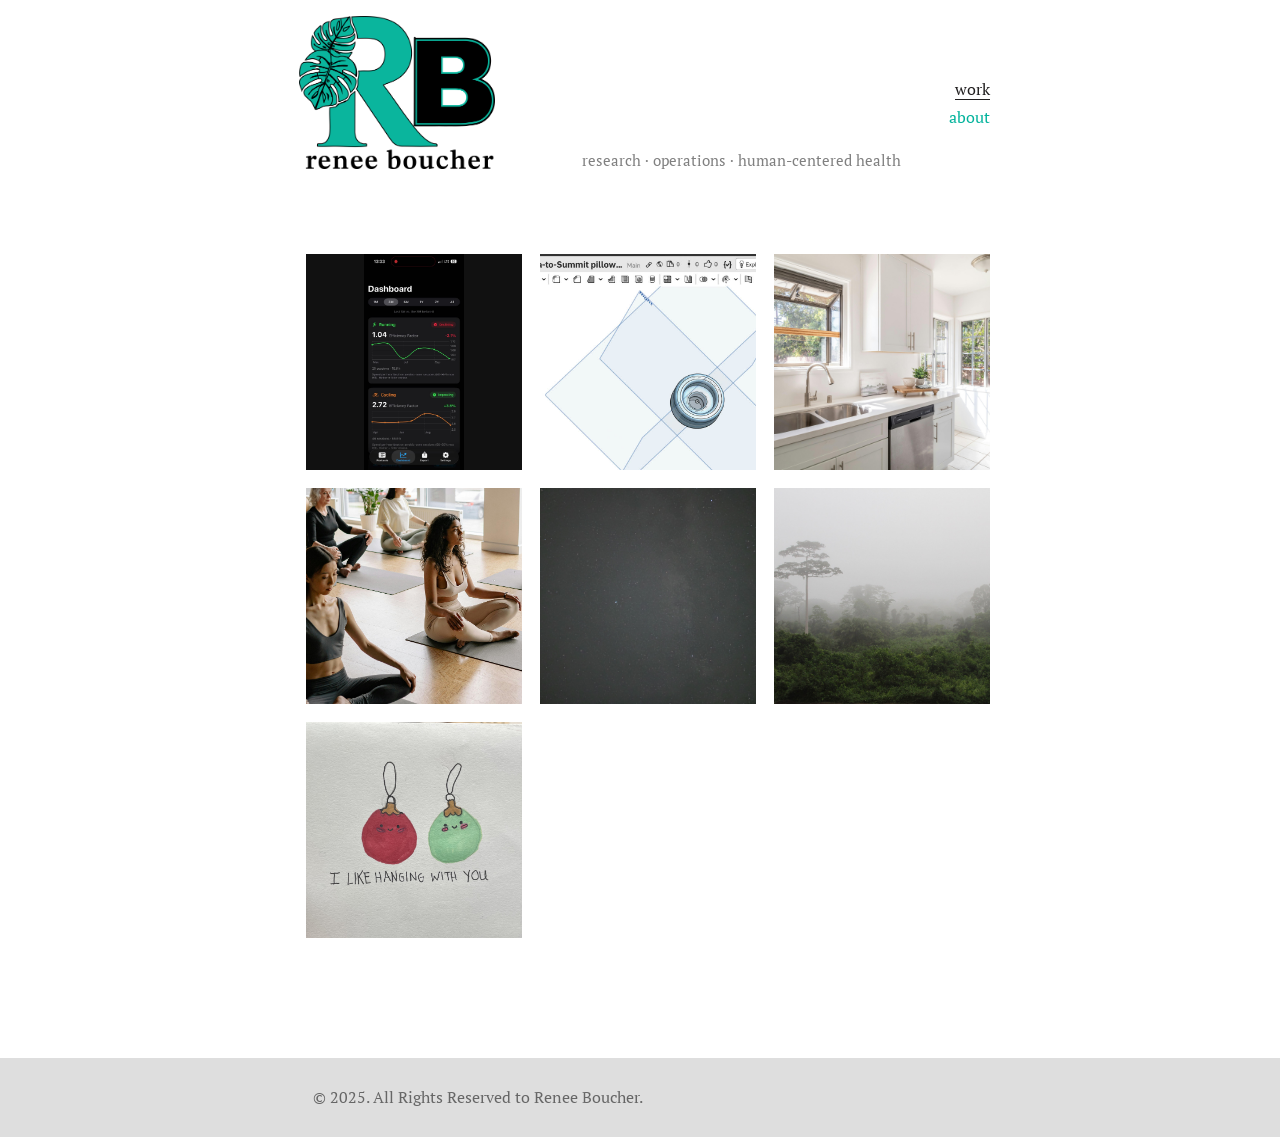
<file: index.html>
<!DOCTYPE html>
<html lang="en">
<head>
<meta charset="utf-8">
<meta name="viewport" content="width=device-width, initial-scale=1">
<title>Work — Renee D Boucher</title>
<meta name="description" content="Renee Boucher: research, operations, and human-centered health.">
<link rel="preconnect" href="https://fonts.googleapis.com">
<link rel="preconnect" href="https://fonts.gstatic.com" crossorigin>
<link href="https://fonts.googleapis.com/css2?family=Marcellus&family=PT+Serif:ital,wght@0,400;0,700;1,400&display=swap" rel="stylesheet">
<link rel="icon" href="favicon.ico?v=20261026k" sizes="any">
<link rel="icon" type="image/png" sizes="32x32" href="favicon-32.png?v=20261026k">
<link rel="apple-touch-icon" href="apple-touch-icon.png?v=20261026k">
<meta property="og:type" content="website">
<meta property="og:site_name" content="Renee D Boucher">
<meta property="og:title" content="Renee D Boucher">
<meta property="og:description" content="Renee Boucher: research, operations, and human-centered health.">
<meta property="og:url" content="https://rdbouche.github.io/Portfolio/">
<meta property="og:image" content="https://rdbouche.github.io/Portfolio/assets/social-preview.png">
<meta property="og:image:width" content="1200">
<meta property="og:image:height" content="630">
<meta name="twitter:card" content="summary_large_image">
<link rel="stylesheet" href="style.css?v=20261026k">
<script src="site.js?v=20261026k" defer></script>
</head>
<body>
<header class="site-header">
  <a class="logo" href="index.html" aria-label="Renee Boucher, home"><img src="assets/logo.png?v=20261026k" alt="RB monogram with a monstera leaf, 'renee boucher'"></a>
  <nav class="site-nav" aria-label="Main">
    <a href="index.html" aria-current="page">work</a>
    <a href="about.html">about</a>
  </nav>
  <p class="tagline">research · operations · human-centered health</p>
</header>
<main>
<h1 class="sr" style="position:absolute;left:-9999px">Work</h1><div class="tiles wide-grid"><a class="tile" href="pacetrace.html"><img class="contain" src="media/pacetrace-poster.jpg?v=20261026k" alt="" loading="lazy"><span class="tile-title"><span class="tile-title-text">App Development - PaceTrace</span></span></a><a class="tile" href="custom-gear-adapters.html"><img src="media/cadd-adapter-poster.jpg?v=20261026k" alt="" loading="lazy"><span class="tile-title"><span class="tile-title-text">CADD Projects</span></span></a><a class="tile" href="determining-the-most-user-centric-claim-for-value-packs.html"><img src="assets/cs1-hero.jpg?v=20261026k" alt="" loading="lazy"><span class="tile-title"><span class="tile-title-text">Generic Dishwasher Detergent</span></span></a><a class="tile" href="cleanliness-in-fitness-studios.html"><img src="assets/cs2-hero.jpg?v=20261026k" alt="" loading="lazy"><span class="tile-title"><span class="tile-title-text">Generic Cleaning Spray</span></span></a><a class="tile" href="redesigning-product-for-evening-use.html"><img src="assets/tile-evening.jpg?v=20261026k" alt="" loading="lazy"><span class="tile-title"><span class="tile-title-text">OTC Sinus Product</span></span></a><a class="tile" href="research-projects.html"><img src="assets/research-tai.jpg?v=20261026k" alt="" loading="lazy"><span class="tile-title"><span class="tile-title-text">Research projects</span></span></a><a class="tile" href="artwork-mixed-media.html"><img src="assets/card-10.jpg?v=20261026k" alt="" loading="lazy"><span class="tile-title"><span class="tile-title-text">Artwork | Mixed media</span></span></a></div>
</main>
<footer><p>© 2025. All Rights Reserved to Renee Boucher.</p></footer>
</body>
</html>
</file>
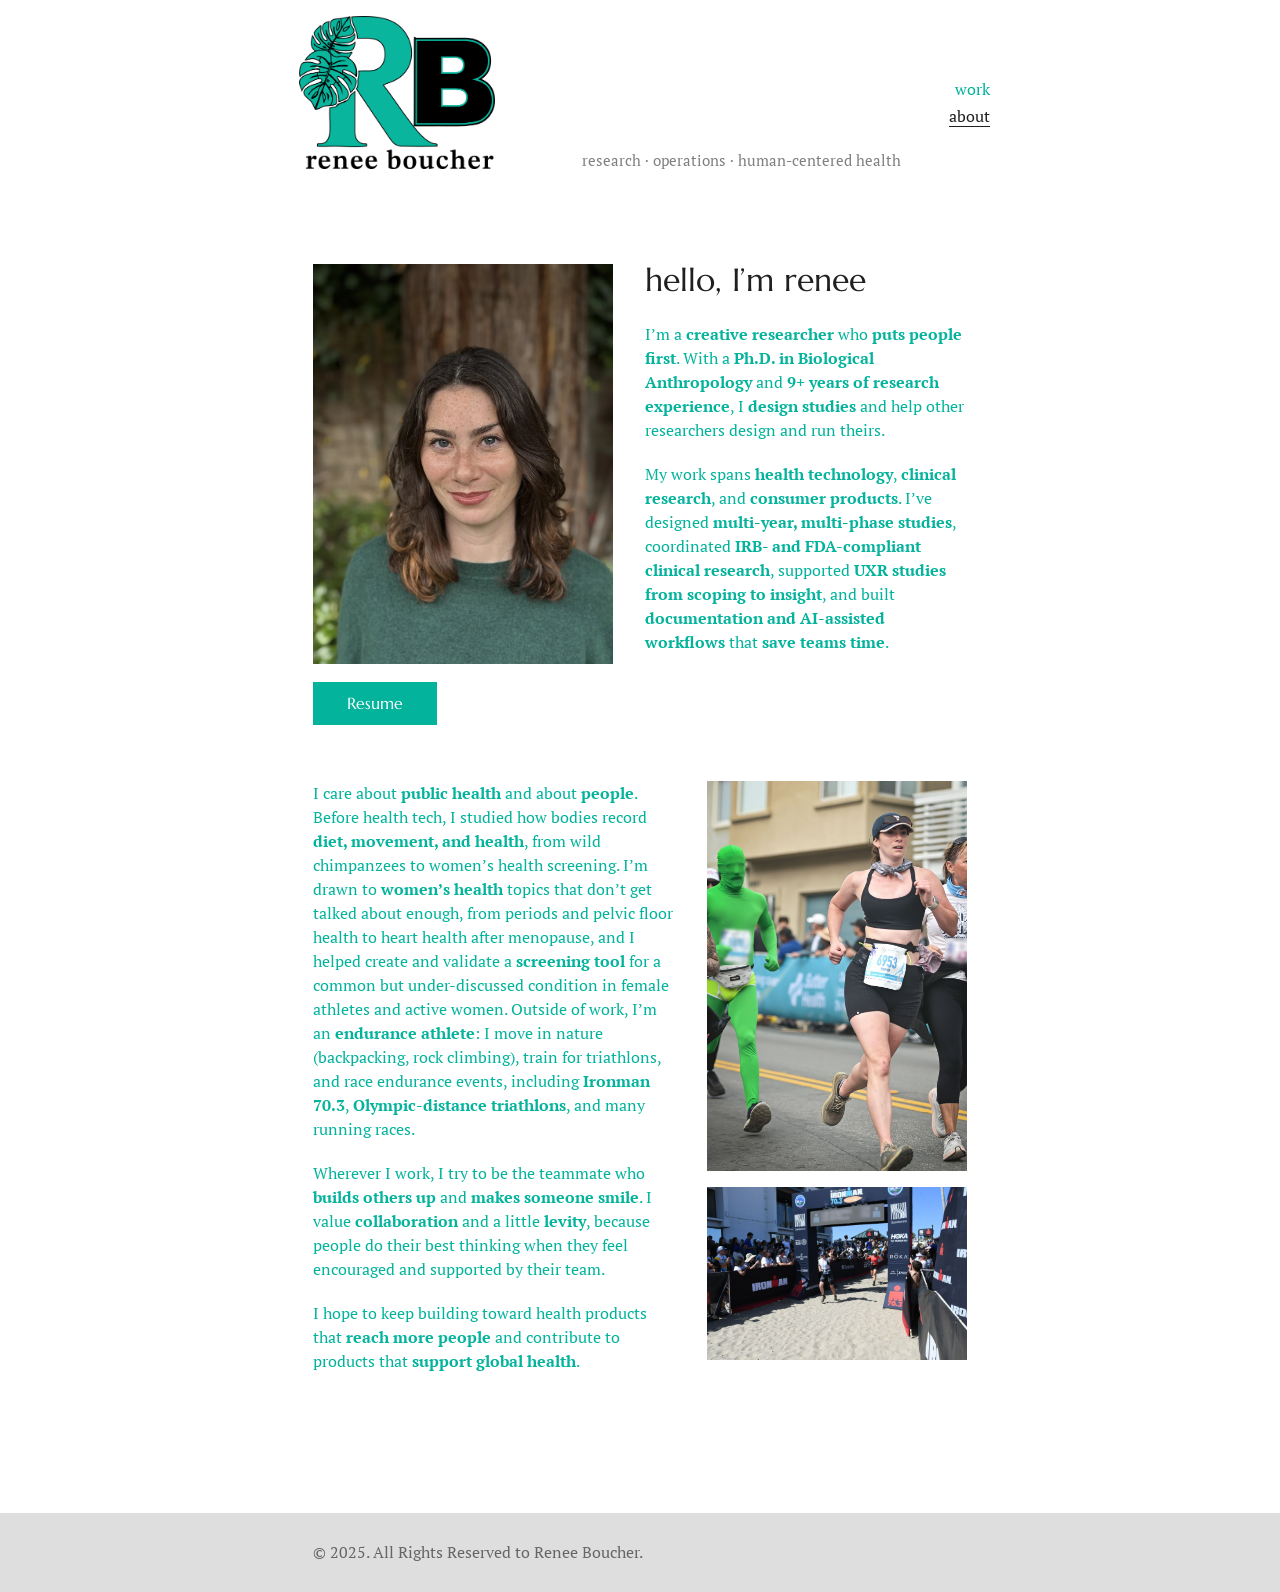
<file: about.html>
<!DOCTYPE html>
<html lang="en">
<head>
<meta charset="utf-8">
<meta name="viewport" content="width=device-width, initial-scale=1">
<title>about — Renee D Boucher</title>
<meta name="description" content="Renee Boucher: research, operations, and human-centered health.">
<link rel="preconnect" href="https://fonts.googleapis.com">
<link rel="preconnect" href="https://fonts.gstatic.com" crossorigin>
<link href="https://fonts.googleapis.com/css2?family=Marcellus&family=PT+Serif:ital,wght@0,400;0,700;1,400&display=swap" rel="stylesheet">
<link rel="icon" href="favicon.ico?v=20261026k" sizes="any">
<link rel="icon" type="image/png" sizes="32x32" href="favicon-32.png?v=20261026k">
<link rel="apple-touch-icon" href="apple-touch-icon.png?v=20261026k">
<meta property="og:type" content="website">
<meta property="og:site_name" content="Renee D Boucher">
<meta property="og:title" content="about — Renee D Boucher">
<meta property="og:description" content="Renee Boucher: research, operations, and human-centered health.">
<meta property="og:url" content="https://rdbouche.github.io/Portfolio/about.html">
<meta property="og:image" content="https://rdbouche.github.io/Portfolio/assets/social-preview.png">
<meta property="og:image:width" content="1200">
<meta property="og:image:height" content="630">
<meta name="twitter:card" content="summary_large_image">
<link rel="stylesheet" href="style.css?v=20261026k">
<script src="site.js?v=20261026k" defer></script>
</head>
<body>
<header class="site-header">
  <a class="logo" href="index.html" aria-label="Renee Boucher, home"><img src="assets/logo.png?v=20261026k" alt="RB monogram with a monstera leaf, 'renee boucher'"></a>
  <nav class="site-nav" aria-label="Main">
    <a href="index.html">work</a>
    <a href="about.html" aria-current="page">about</a>
  </nav>
  <p class="tagline">research · operations · human-centered health</p>
</header>
<main>

<div class="about">
  <div class="about-left">
    <img class="about-photo" src="assets/about-photo.jpg?v=20261026k" alt="Portrait of Renee Boucher">
    <a class="btn" href="resume.pdf">Resume</a>
  </div>
  <div>
    <h1>hello, I’m renee</h1>
    <p>I’m a <b>creative researcher</b> who <b>puts people first</b>. With a <b>Ph.D. in Biological Anthropology</b> and <b>9+ years of research experience</b>, I <b>design studies</b> and help other researchers design and run theirs.</p>
    <p>My work spans <b>health technology</b>, <b>clinical research</b>, and <b>consumer products</b>. I’ve designed <b>multi-year, multi-phase studies</b>, coordinated <b>IRB- and FDA-compliant clinical research</b>, supported <b>UXR studies from scoping to insight</b>, and built <b>documentation and AI-assisted workflows</b> that <b>save teams time</b>.</p>
  </div>
</div>
<div class="about-row2">
  <div class="about-text">
    <p>I care about <b>public health</b> and about <b>people</b>. Before health tech, I studied how bodies record <b>diet, movement, and health</b>, from wild chimpanzees to women’s health screening. I’m drawn to <b>women’s health</b> topics that don’t get talked about enough, from periods and pelvic floor health to heart health after menopause, and I helped create and validate a <b>screening tool</b> for a common but under-discussed condition in female athletes and active women. Outside of work, I’m an <b>endurance athlete</b>: I move in nature (backpacking, rock climbing), train for triathlons, and race endurance events, including <b>Ironman 70.3</b>, <b>Olympic-distance triathlons</b>, and many running races.</p>
    <p>Wherever I work, I try to be the teammate who <b>builds others up</b> and <b>makes someone smile</b>. I value <b>collaboration</b> and a little <b>levity</b>, because people do their best thinking when they feel encouraged and supported by their team.</p>
    <p>I hope to keep building toward health products that <b>reach more people</b> and contribute to products that <b>support global health</b>.</p>
  </div>
  <div class="about-photos">
    <img src="assets/about-run.jpg?v=20261026k" alt="Renee running in a road race" loading="lazy">
    <img src="assets/about-ironman.jpg?v=20261026k" alt="Renee running toward the finish line of the IRONMAN 70.3 Santa Cruz race" loading="lazy">
  </div>
</div>

</main>
<footer><p>© 2025. All Rights Reserved to Renee Boucher.</p></footer>
</body>
</html>
</file>
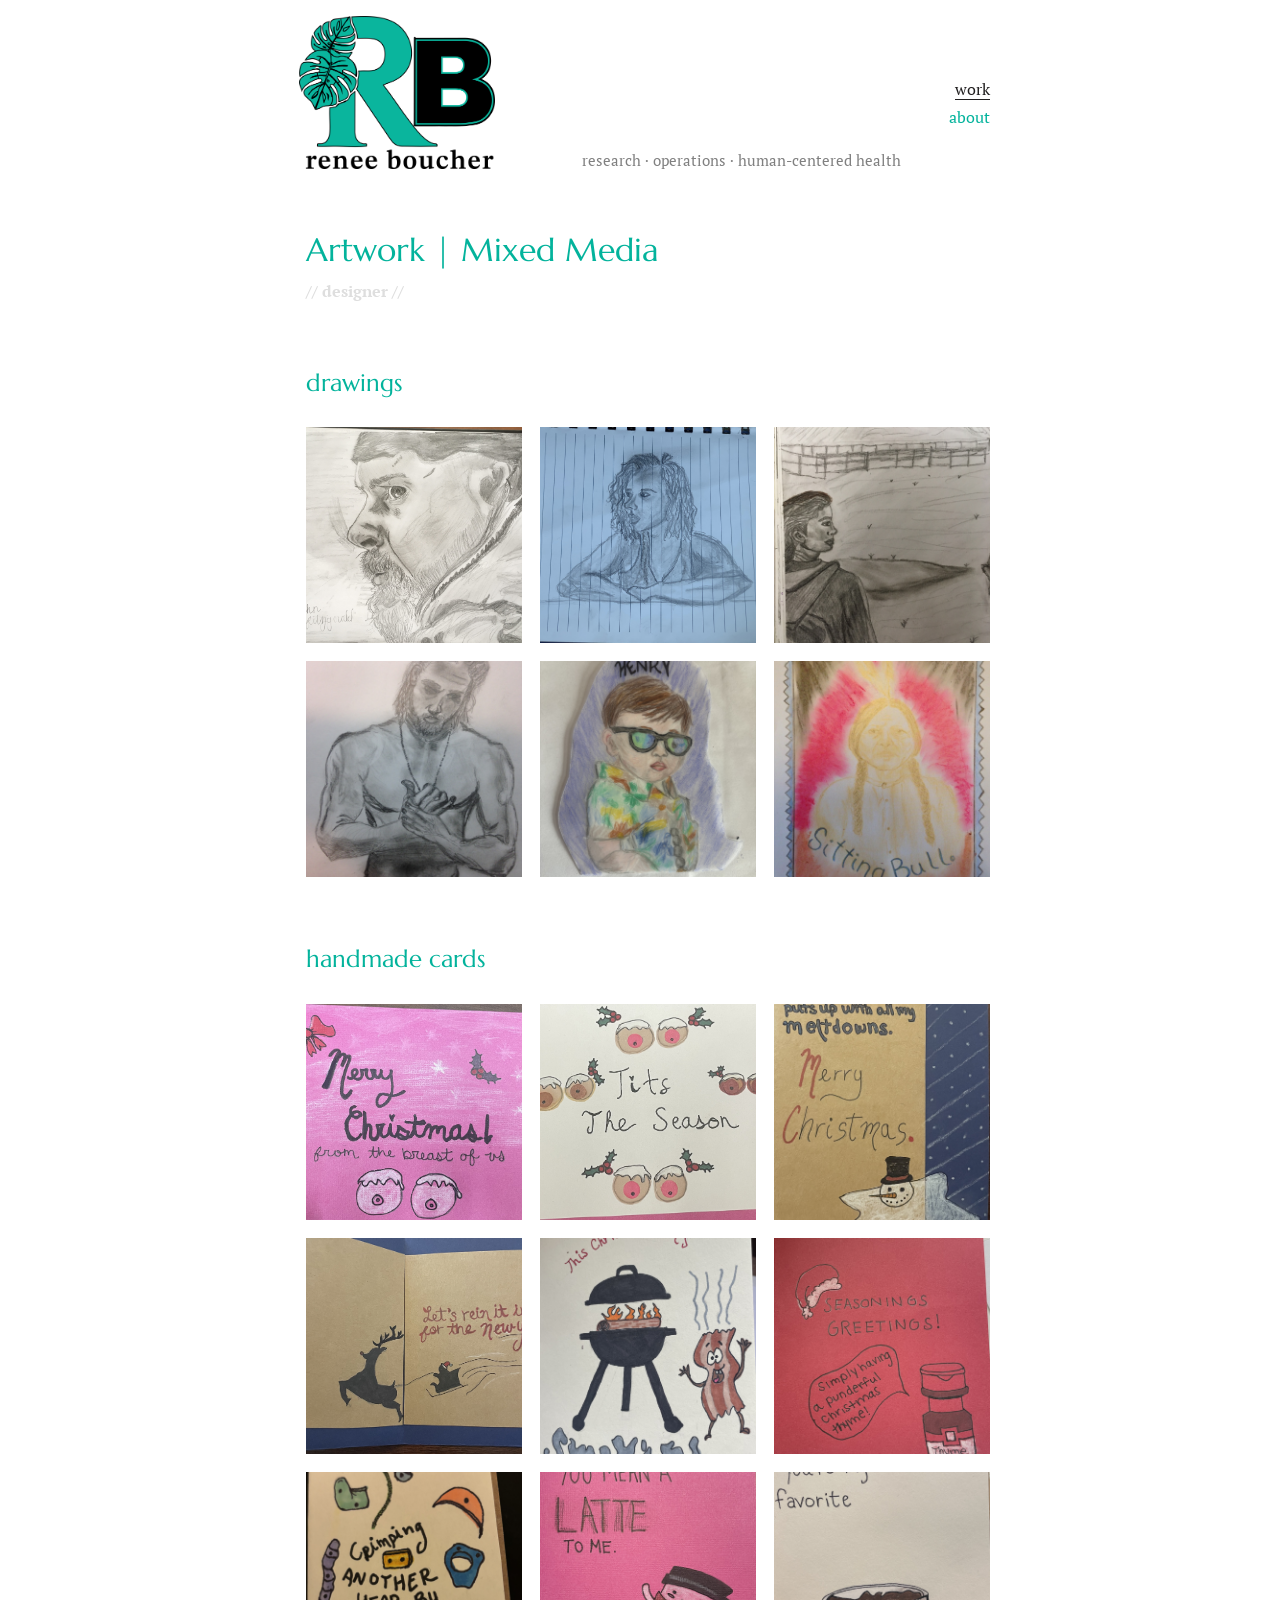
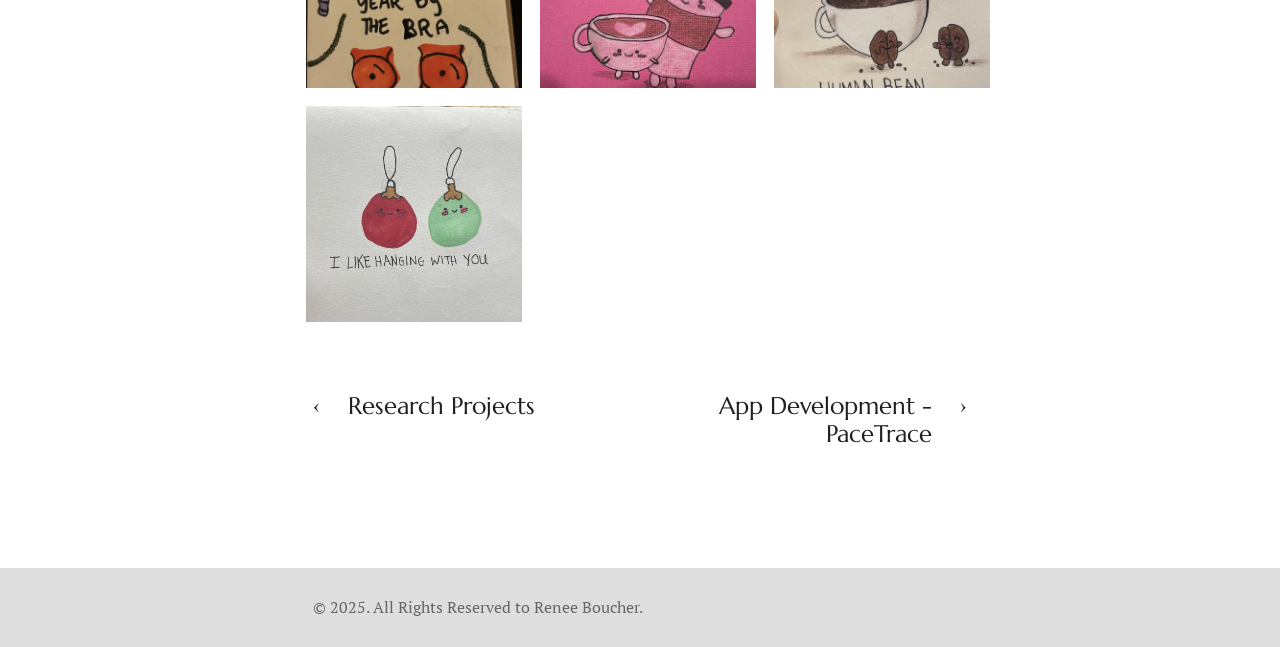
<file: artwork-mixed-media.html>
<!DOCTYPE html>
<html lang="en">
<head>
<meta charset="utf-8">
<meta name="viewport" content="width=device-width, initial-scale=1">
<title>Artwork | Mixed Media — Renee D Boucher</title>
<meta name="description" content="Renee Boucher: research, operations, and human-centered health.">
<link rel="preconnect" href="https://fonts.googleapis.com">
<link rel="preconnect" href="https://fonts.gstatic.com" crossorigin>
<link href="https://fonts.googleapis.com/css2?family=Marcellus&family=PT+Serif:ital,wght@0,400;0,700;1,400&display=swap" rel="stylesheet">
<link rel="icon" href="favicon.ico?v=20261026k" sizes="any">
<link rel="icon" type="image/png" sizes="32x32" href="favicon-32.png?v=20261026k">
<link rel="apple-touch-icon" href="apple-touch-icon.png?v=20261026k">
<meta property="og:type" content="website">
<meta property="og:site_name" content="Renee D Boucher">
<meta property="og:title" content="Artwork | Mixed Media — Renee D Boucher">
<meta property="og:description" content="Renee Boucher: research, operations, and human-centered health.">
<meta property="og:url" content="https://rdbouche.github.io/Portfolio/artwork-mixed-media.html">
<meta property="og:image" content="https://rdbouche.github.io/Portfolio/assets/social-preview.png">
<meta property="og:image:width" content="1200">
<meta property="og:image:height" content="630">
<meta name="twitter:card" content="summary_large_image">
<link rel="stylesheet" href="style.css?v=20261026k">
<script src="site.js?v=20261026k" defer></script>
</head>
<body>
<header class="site-header">
  <a class="logo" href="index.html" aria-label="Renee Boucher, home"><img src="assets/logo.png?v=20261026k" alt="RB monogram with a monstera leaf, 'renee boucher'"></a>
  <nav class="site-nav" aria-label="Main">
    <a href="index.html" aria-current="page">work</a>
    <a href="about.html">about</a>
  </nav>
  <p class="tagline">research · operations · human-centered health</p>
</header>
<main>

<div class="wide-grid" data-gallery>
<h1>Artwork | Mixed Media</h1>
<p class="role" style="margin:14px 0 0">// designer //</p>
<h2 class="sm" style="margin-top:70px">drawings</h2>
<div class="art-grid"><button type="button" class="art-tile" data-lightbox data-full="assets/art-john.jpg?v=20261026k" data-alt="Pencil portrait of a bearded man in profile, signed John Fitzgerald"><img src="assets/art-john.jpg?v=20261026k" alt="Pencil portrait of a bearded man in profile, signed John Fitzgerald" loading="lazy"></button><button type="button" class="art-tile" data-lightbox data-full="assets/art-notebook.jpg?v=20261026k" data-alt="Pencil sketch of a person leaning on a table, drawn on lined notebook paper"><img src="assets/art-notebook.jpg?v=20261026k" alt="Pencil sketch of a person leaning on a table, drawn on lined notebook paper" loading="lazy"></button><button type="button" class="art-tile" data-lightbox data-full="assets/art-fence.jpg?v=20261026k" data-alt="Pencil drawing of a figure in profile standing by a fence in a field"><img src="assets/art-fence.jpg?v=20261026k" alt="Pencil drawing of a figure in profile standing by a fence in a field" loading="lazy"></button><button type="button" class="art-tile" data-lightbox data-full="assets/art-portrait.jpg?v=20261026k" data-alt="Pencil portrait of a shirtless bearded man with long hair"><img src="assets/art-portrait.jpg?v=20261026k" alt="Pencil portrait of a shirtless bearded man with long hair" loading="lazy"></button><button type="button" class="art-tile" data-lightbox data-full="assets/art-henry.jpg?v=20261026k" data-alt="Colored pencil portrait of a boy named Henry wearing sunglasses and a bright floral shirt"><img src="assets/art-henry.jpg?v=20261026k" alt="Colored pencil portrait of a boy named Henry wearing sunglasses and a bright floral shirt" loading="lazy"></button><button type="button" class="art-tile" data-lightbox data-full="assets/art-sittingbull.jpg?v=20261026k" data-alt="Pastel portrait of Sitting Bull framed by a glowing red and yellow background"><img src="assets/art-sittingbull.jpg?v=20261026k" alt="Pastel portrait of Sitting Bull framed by a glowing red and yellow background" loading="lazy"></button></div>
<h2 class="sm" style="margin-top:70px">handmade cards</h2>
<div class="art-grid"><button type="button" class="art-tile" data-lightbox data-full="assets/card-01.jpg?v=20261026k" data-alt="Handmade pink Christmas card with a red bow, holly, and hand lettering"><img src="assets/card-01.jpg?v=20261026k" alt="Handmade pink Christmas card with a red bow, holly, and hand lettering" loading="lazy"></button><button type="button" class="art-tile" data-lightbox data-full="assets/card-02.jpg?v=20261026k" data-alt="Handmade holiday card with hand-lettered text and holly decorations"><img src="assets/card-02.jpg?v=20261026k" alt="Handmade holiday card with hand-lettered text and holly decorations" loading="lazy"></button><button type="button" class="art-tile" data-lightbox data-full="assets/card-03.jpg?v=20261026k" data-alt="Handmade Christmas card with a melting snowman on a starry blue background"><img src="assets/card-03.jpg?v=20261026k" alt="Handmade Christmas card with a melting snowman on a starry blue background" loading="lazy"></button><button type="button" class="art-tile" data-lightbox data-full="assets/card-04.jpg?v=20261026k" data-alt="Card with a dark silhouette reindeer pulling a sleigh and the line “Let’s rein it in for the new year”"><img src="assets/card-04.jpg?v=20261026k" alt="Card with a dark silhouette reindeer pulling a sleigh and the line “Let’s rein it in for the new year”" loading="lazy"></button><button type="button" class="art-tile" data-lightbox data-full="assets/card-05.jpg?v=20261026k" data-alt="Handmade card of a barbecue grill and a startled strip of bacon, lettered “This Christmas is smokin’”"><img src="assets/card-05.jpg?v=20261026k" alt="Handmade card of a barbecue grill and a startled strip of bacon, lettered “This Christmas is smokin’”" loading="lazy"></button><button type="button" class="art-tile" data-lightbox data-full="assets/card-06.jpg?v=20261026k" data-alt="Red handmade card with a Santa hat and a jar of thyme, lettered “Seasonings Greetings”"><img src="assets/card-06.jpg?v=20261026k" alt="Red handmade card with a Santa hat and a jar of thyme, lettered “Seasonings Greetings”" loading="lazy"></button><button type="button" class="art-tile" data-lightbox data-full="assets/card-07.jpg?v=20261026k" data-alt="Handmade card with colorful climbing holds and the line “Climbing another year by the bra”"><img src="assets/card-07.jpg?v=20261026k" alt="Handmade card with colorful climbing holds and the line “Climbing another year by the bra”" loading="lazy"></button><button type="button" class="art-tile" data-lightbox data-full="assets/card-08.jpg?v=20261026k" data-alt="Pink card with a cup of latte and a coffee cup, lettered “You mean a latte to me”"><img src="assets/card-08.jpg?v=20261026k" alt="Pink card with a cup of latte and a coffee cup, lettered “You mean a latte to me”" loading="lazy"></button><button type="button" class="art-tile" data-lightbox data-full="assets/card-09.jpg?v=20261026k" data-alt="Card with coffee beans beside a mug, lettered “You’re my favorite human bean”"><img src="assets/card-09.jpg?v=20261026k" alt="Card with coffee beans beside a mug, lettered “You’re my favorite human bean”" loading="lazy"></button><button type="button" class="art-tile" data-lightbox data-full="assets/card-10.jpg?v=20261026k" data-alt="Card with a red and a green ornament, lettered “I like hanging with you”"><img src="assets/card-10.jpg?v=20261026k" alt="Card with a red and a green ornament, lettered “I like hanging with you”" loading="lazy"></button></div>
</div>

<nav class="pager" aria-label="More work"><a class="prev" href="research-projects.html"><span aria-hidden="true">‹</span><span>Research Projects</span></a><a class="next" href="pacetrace.html"><span>App Development - PaceTrace</span><span aria-hidden="true">›</span></a></nav>
</main>
<footer><p>© 2025. All Rights Reserved to Renee Boucher.</p></footer>
</body>
</html>
</file>
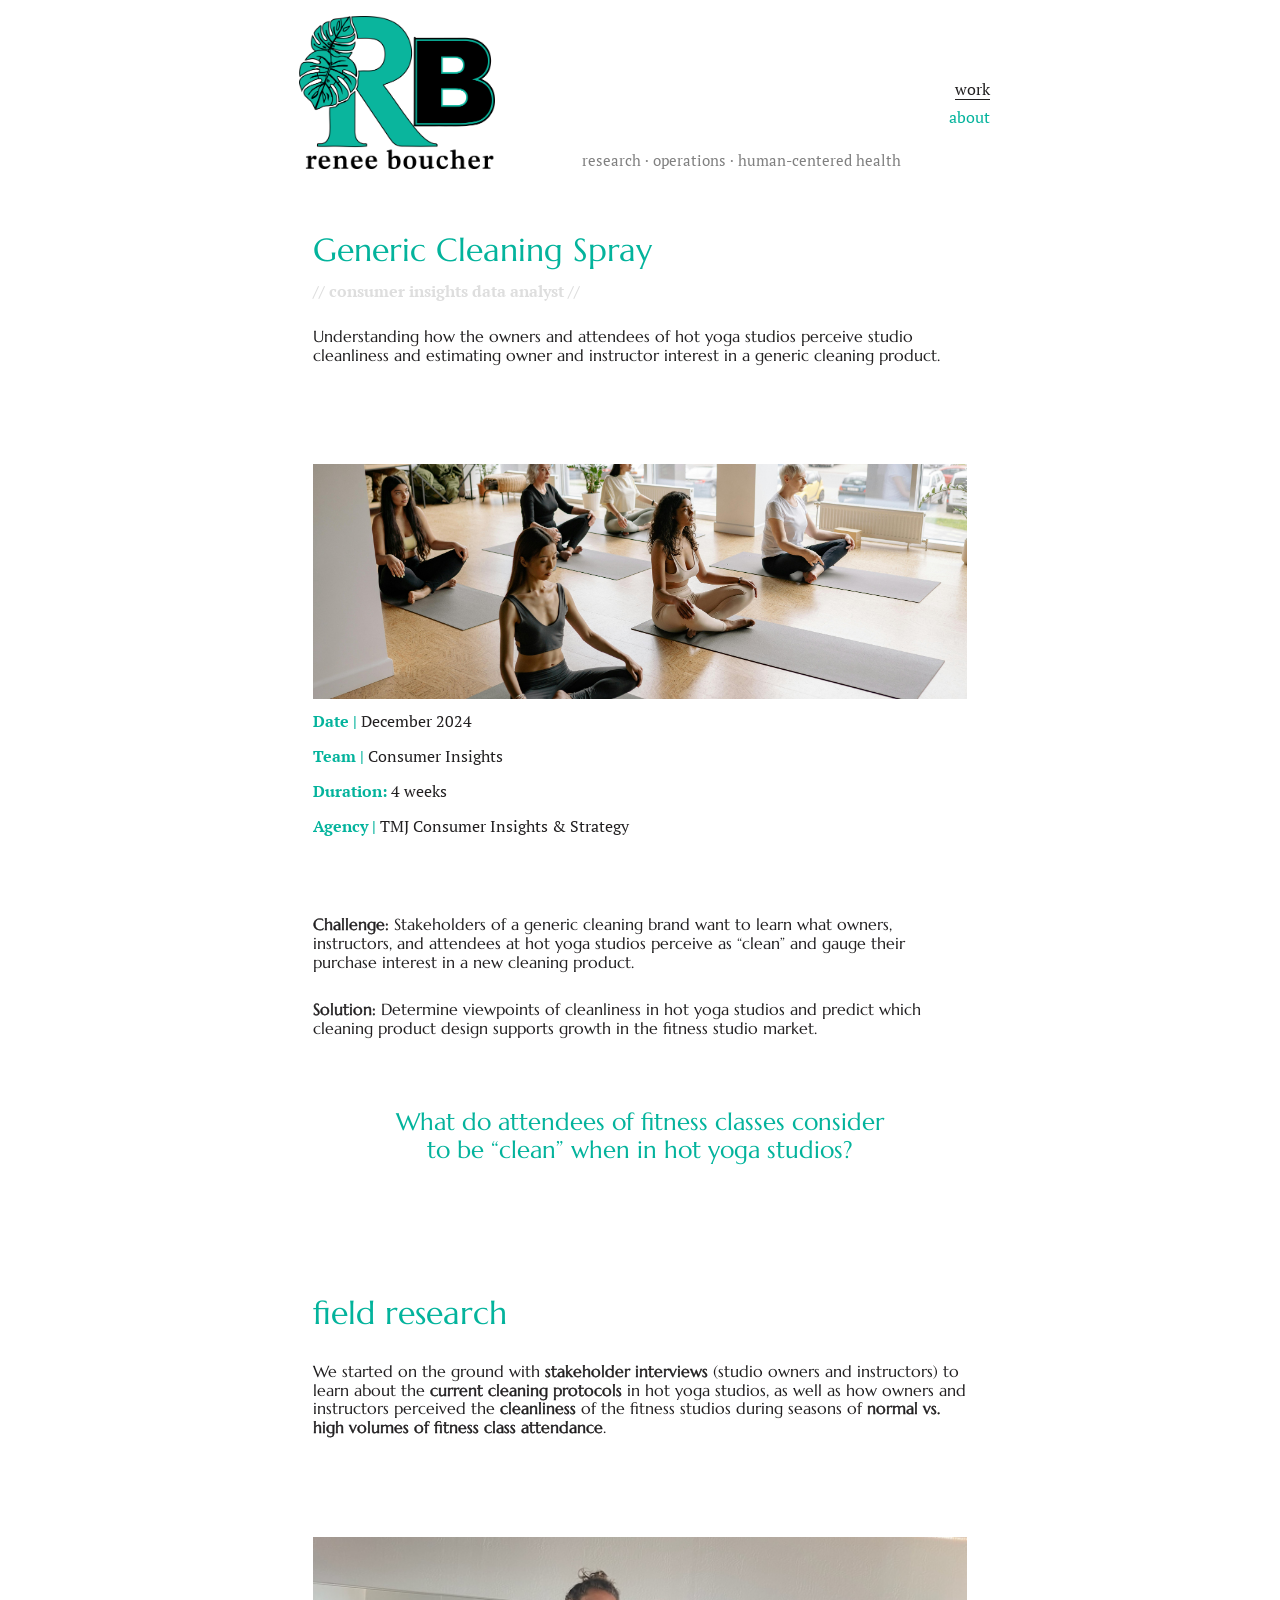
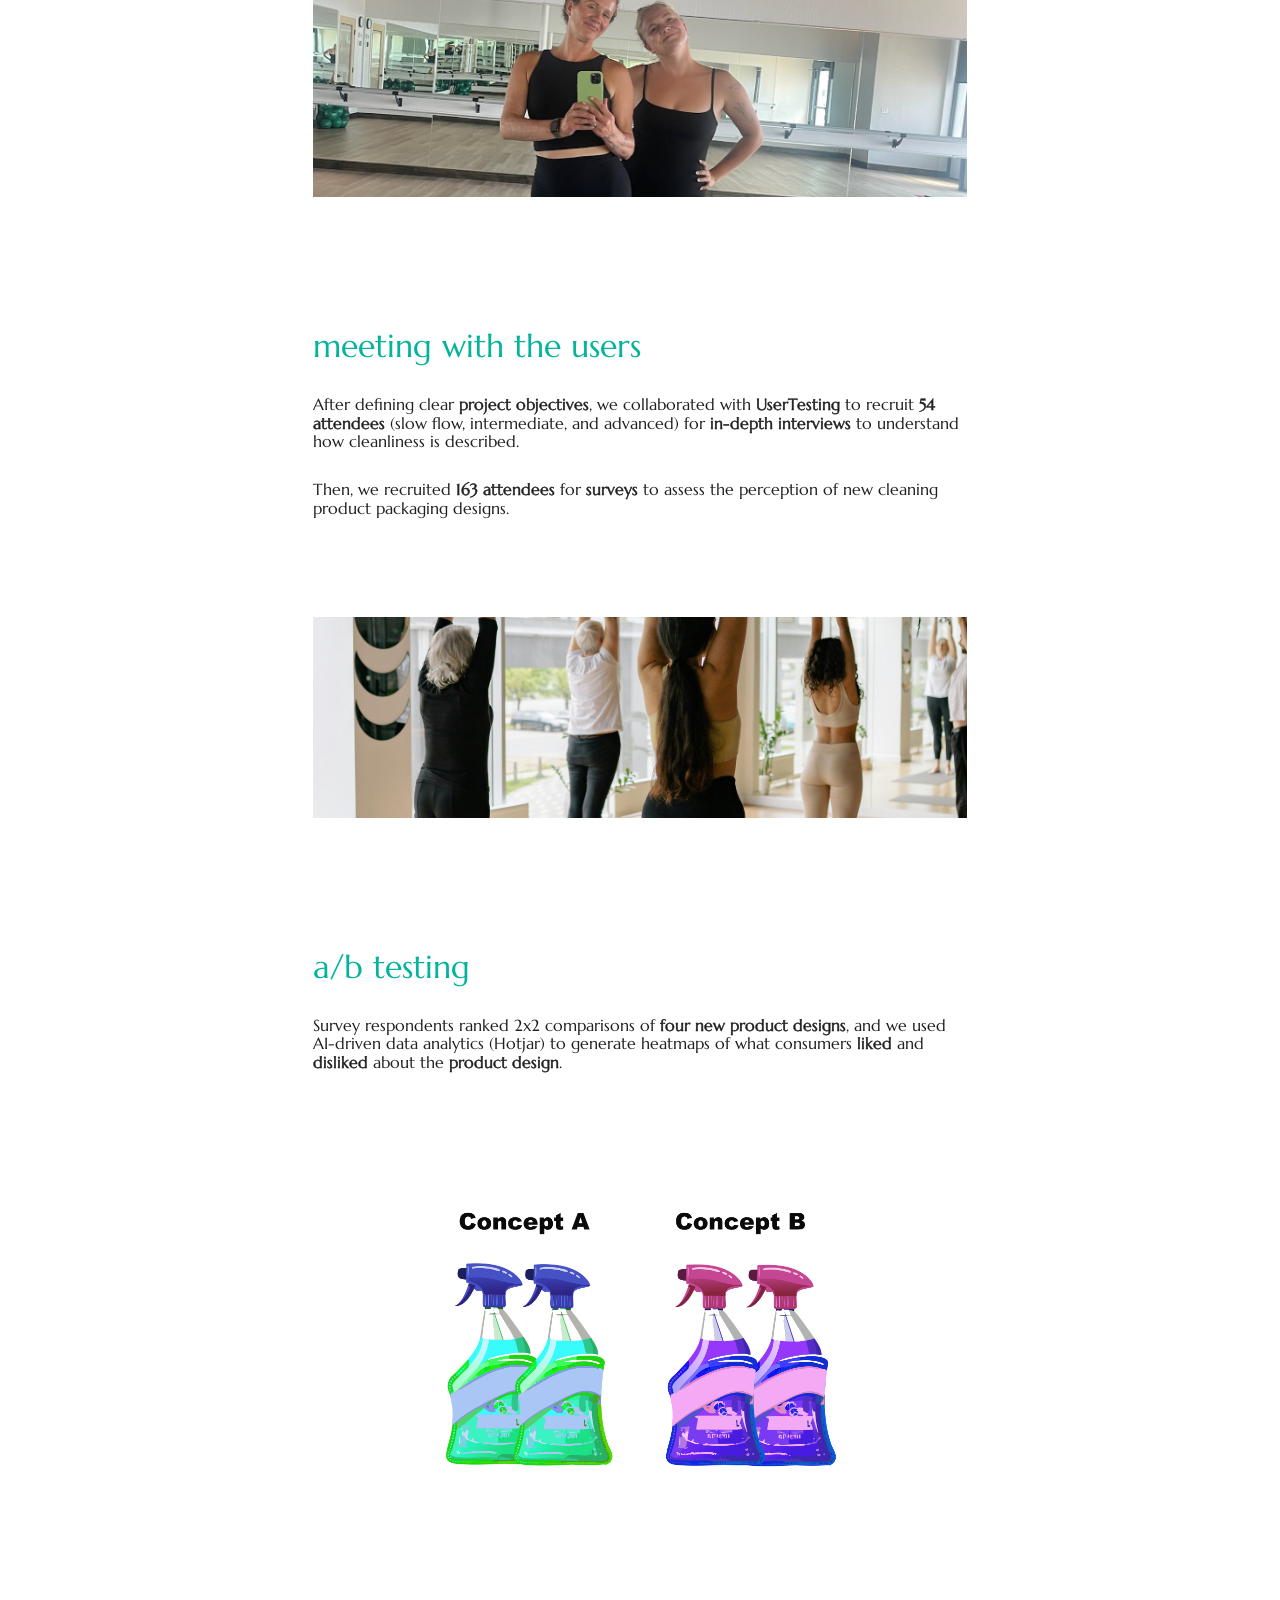
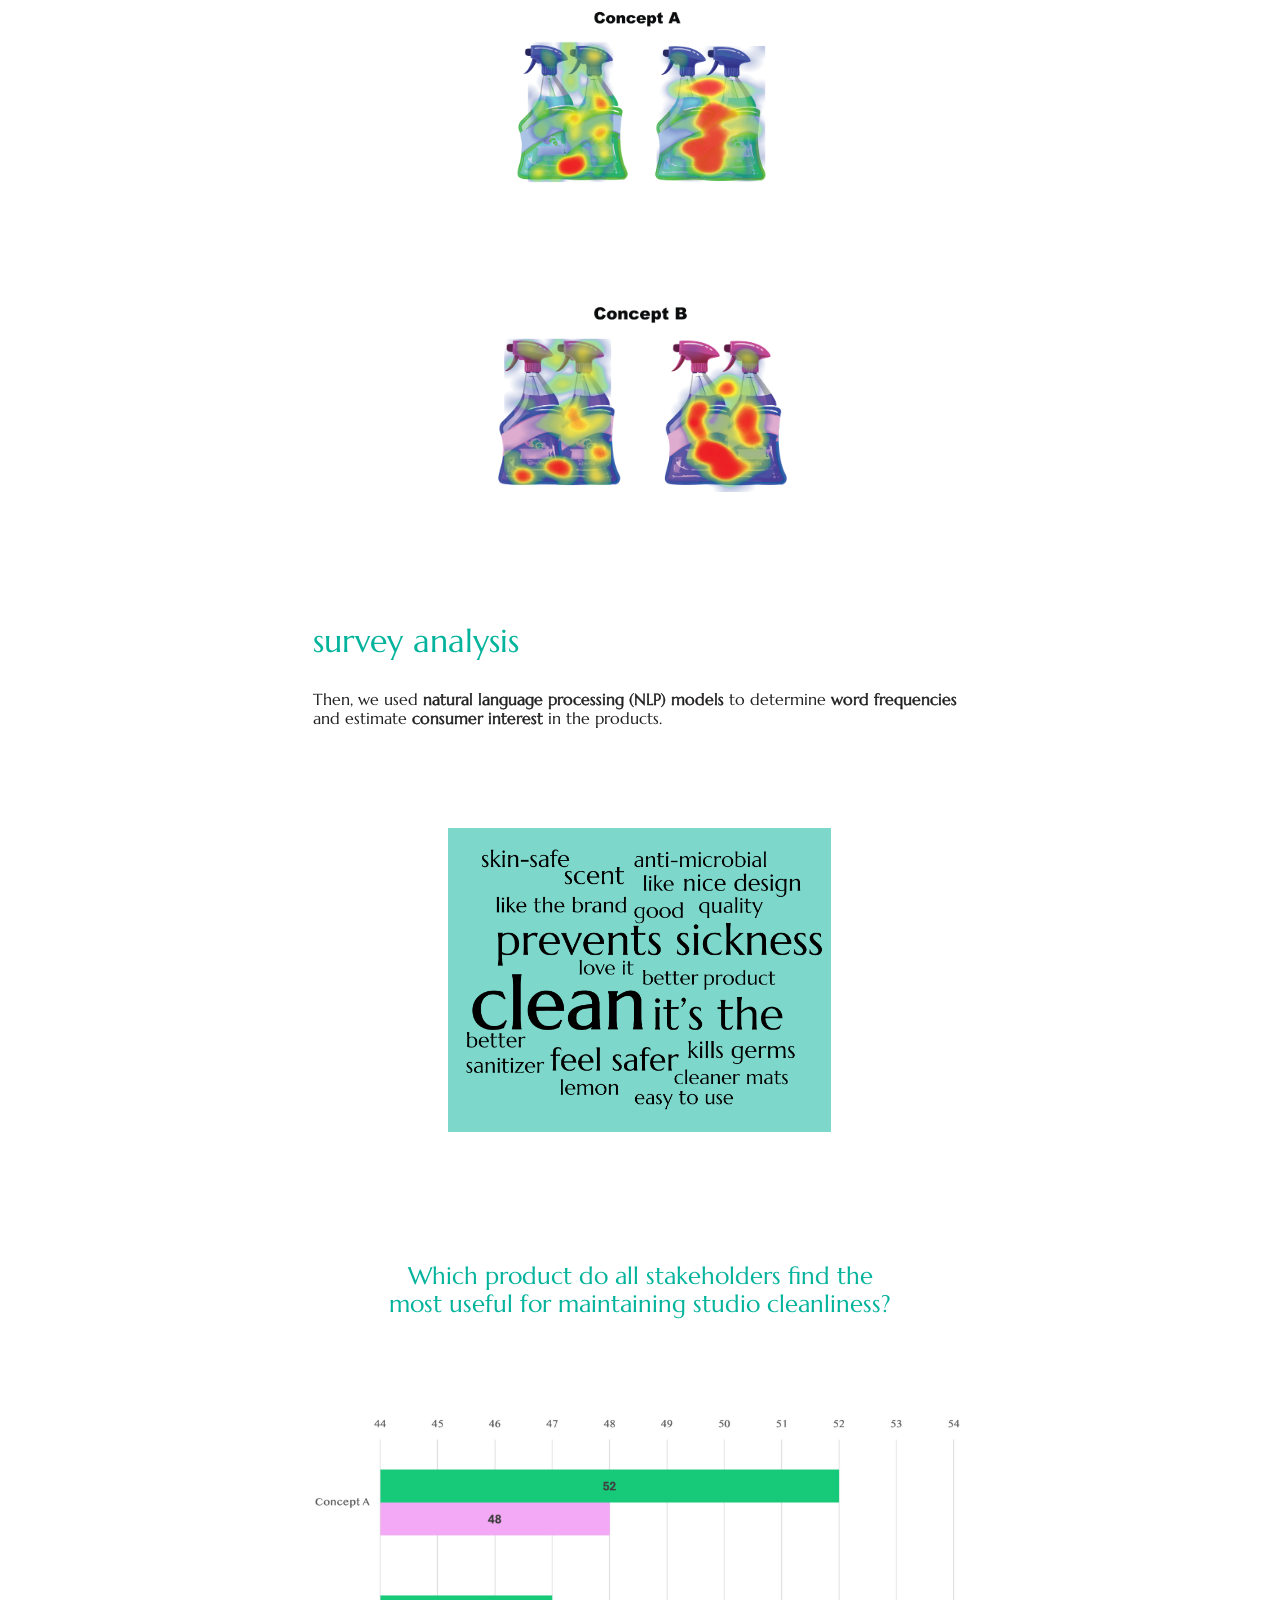
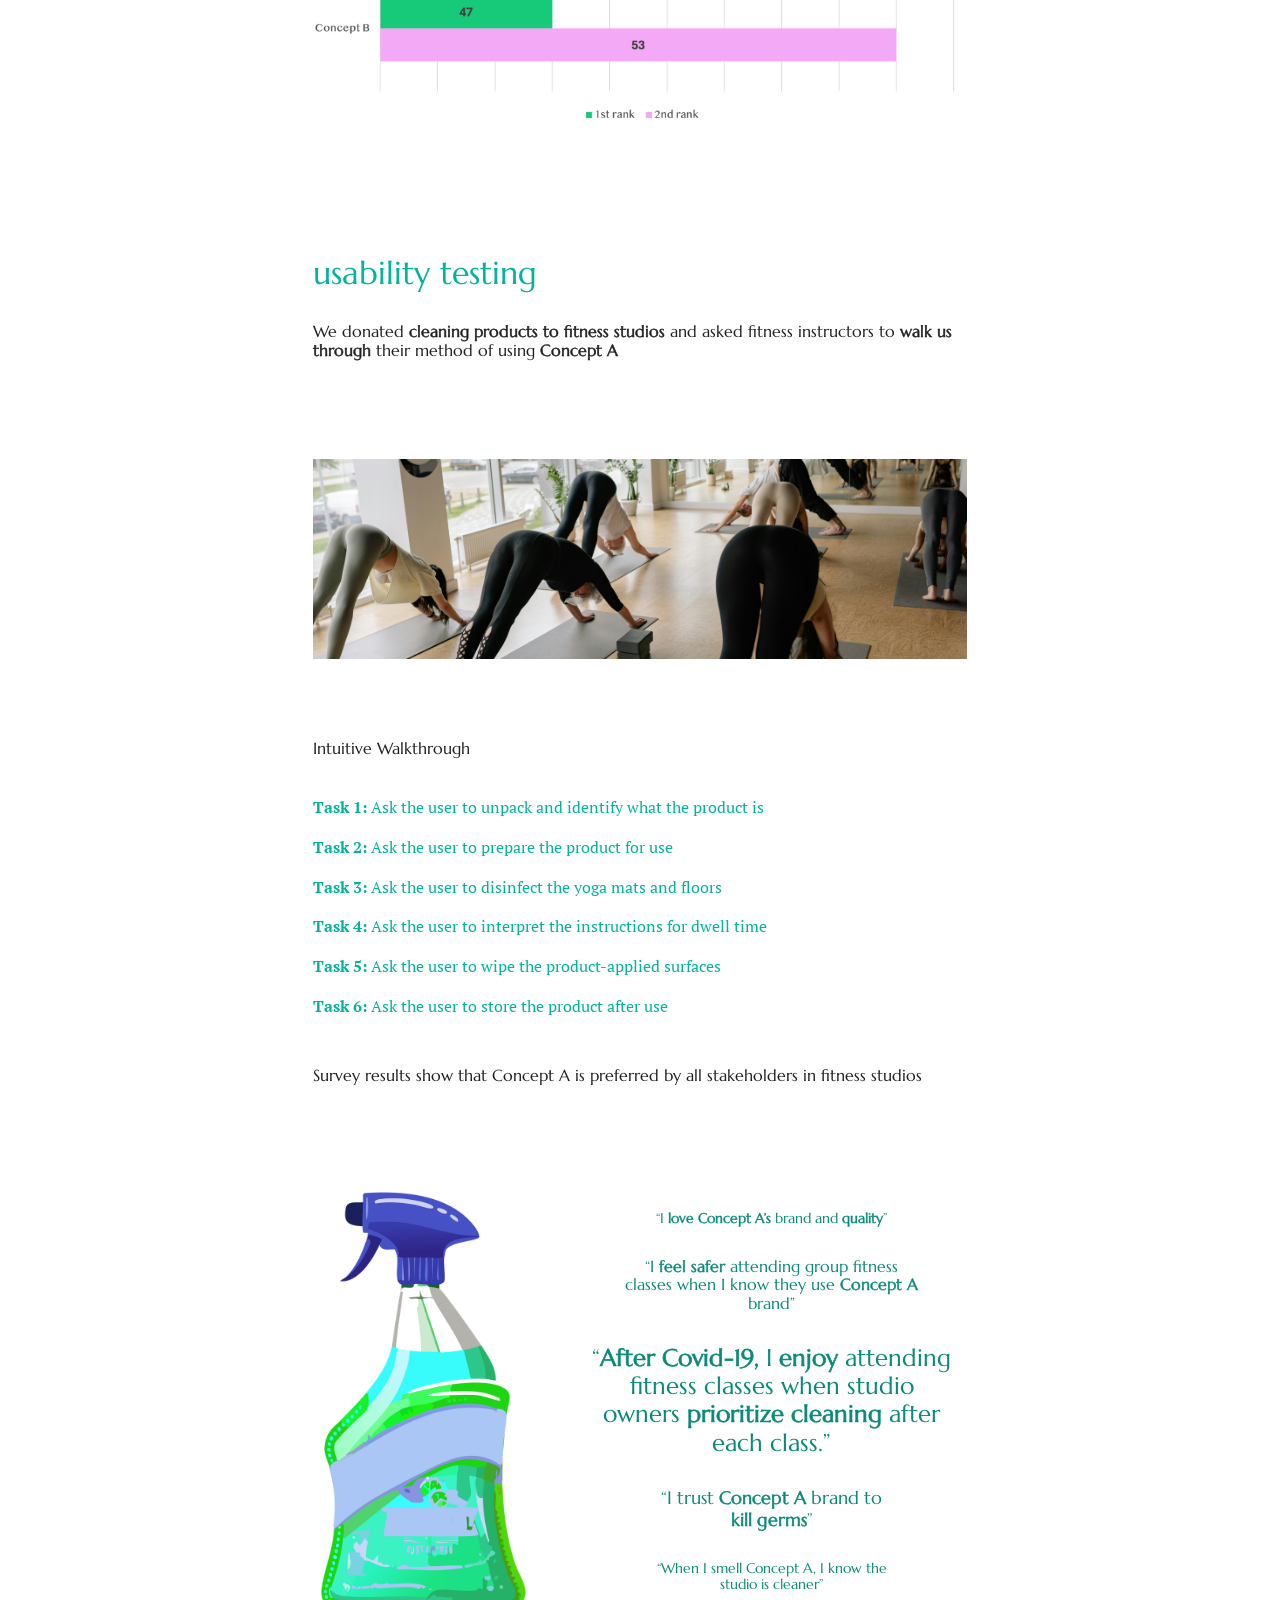
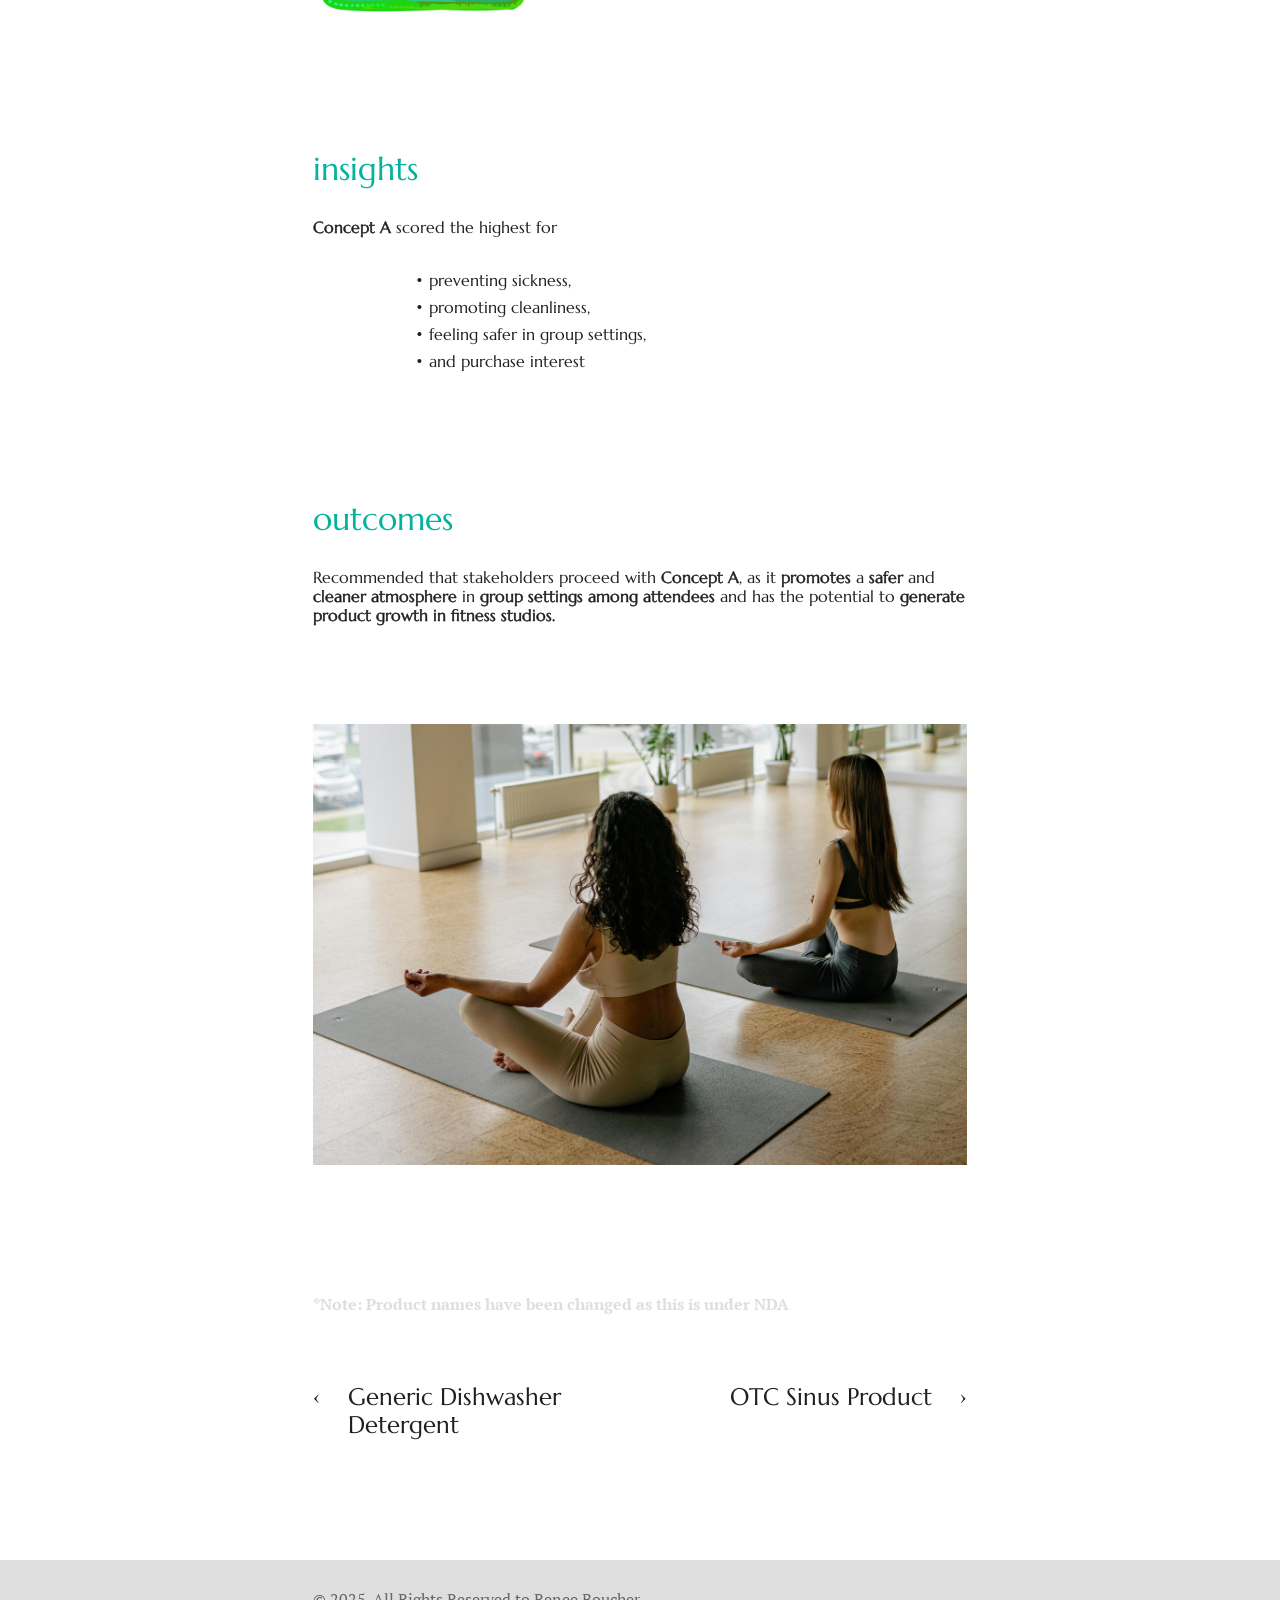
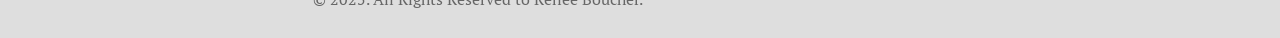
<file: cleanliness-in-fitness-studios.html>
<!DOCTYPE html>
<html lang="en">
<head>
<meta charset="utf-8">
<meta name="viewport" content="width=device-width, initial-scale=1">
<title>Generic Cleaning Spray — Renee D Boucher</title>
<meta name="description" content="Renee Boucher: research, operations, and human-centered health.">
<link rel="preconnect" href="https://fonts.googleapis.com">
<link rel="preconnect" href="https://fonts.gstatic.com" crossorigin>
<link href="https://fonts.googleapis.com/css2?family=Marcellus&family=PT+Serif:ital,wght@0,400;0,700;1,400&display=swap" rel="stylesheet">
<link rel="icon" href="favicon.ico?v=20261026k" sizes="any">
<link rel="icon" type="image/png" sizes="32x32" href="favicon-32.png?v=20261026k">
<link rel="apple-touch-icon" href="apple-touch-icon.png?v=20261026k">
<meta property="og:type" content="website">
<meta property="og:site_name" content="Renee D Boucher">
<meta property="og:title" content="Generic Cleaning Spray — Renee D Boucher">
<meta property="og:description" content="Renee Boucher: research, operations, and human-centered health.">
<meta property="og:url" content="https://rdbouche.github.io/Portfolio/cleanliness-in-fitness-studios.html">
<meta property="og:image" content="https://rdbouche.github.io/Portfolio/assets/social-preview.png">
<meta property="og:image:width" content="1200">
<meta property="og:image:height" content="630">
<meta name="twitter:card" content="summary_large_image">
<link rel="stylesheet" href="style.css?v=20261026k">
<script src="site.js?v=20261026k" defer></script>
</head>
<body>
<header class="site-header">
  <a class="logo" href="index.html" aria-label="Renee Boucher, home"><img src="assets/logo.png?v=20261026k" alt="RB monogram with a monstera leaf, 'renee boucher'"></a>
  <nav class="site-nav" aria-label="Main">
    <a href="index.html" aria-current="page">work</a>
    <a href="about.html">about</a>
  </nav>
  <p class="tagline">research · operations · human-centered health</p>
</header>
<main>

<h1>Generic Cleaning Spray</h1>
<p class="role" style="margin:14px 0 0">// consumer insights data analyst //</p>
<p class="lede" style="margin:26px 0 100px">Understanding how the owners and attendees of hot yoga studios perceive studio cleanliness and estimating owner and instructor interest in a generic cleaning product.</p>
<img class="hero" src="assets/cs2-hero.jpg?v=20261026k" alt="Yoga students seated cross-legged in a bright studio">
<ul class="meta"><li><b>Date |</b> December 2024</li><li><b>Team |</b> Consumer Insights</li><li><b>Duration:</b> 4 weeks</li><li><b>Agency |</b> TMJ Consumer Insights &amp; Strategy</li></ul>
<div style="margin-top:80px">
<p><span class="key">Challenge:</span> Stakeholders of a generic cleaning brand want to learn what owners, instructors, and attendees at hot yoga studios perceive as “clean” and gauge their purchase interest in a new cleaning product.</p>
<p><span class="key">Solution:</span> Determine viewpoints of cleanliness in hot yoga studios and predict which cleaning product design supports growth in the fitness studio market.</p>
</div>
<p class="big-question">What do attendees of fitness classes consider to be “clean” when in hot yoga studios?</p>

<h2>field research</h2>
<p>We started on the ground with <span class="key">stakeholder interviews</span> (studio owners and instructors) to learn about the <span class="key">current cleaning protocols</span> in hot yoga studios, as well as how owners and instructors perceived the <span class="key">cleanliness</span> of the fitness studios during seasons of <span class="key">normal vs. high volumes of fitness class attendance</span>.</p>
<figure><img class="banner banner-faces" src="assets/cs2-selfie.jpg?v=20261026k" alt="Two fitness instructors posing for a mirror selfie in a yoga studio" loading="lazy"></figure>

<h2>meeting with the users</h2>
<p>After defining clear <span class="key">project objectives</span>, we collaborated with <span class="key">UserTesting</span> to recruit <span class="key">54 attendees</span> (slow flow, intermediate, and advanced) for <span class="key">in-depth interviews</span> to understand how cleanliness is described.</p>
<p>Then, we recruited <span class="key">163 attendees</span> for <span class="key">surveys</span> to assess the perception of new cleaning product packaging designs.</p>
<figure><img class="banner" src="assets/cs2-class.jpg?v=20261026k" alt="A yoga class stretching with arms overhead" loading="lazy"></figure>

<h2>a/b testing</h2>
<p>Survey respondents ranked 2x2 comparisons of <span class="key">four new product designs</span>, and we used AI-driven data analytics (Hotjar) to generate heatmaps of what consumers <span class="key">liked</span> and <span class="key">disliked</span> about the <span class="key">product design</span>.</p>
<figure><img class="w454" src="assets/cs2-concepts.png?v=20261026k" alt="Concept A, a green and blue spray bottle, shown beside Concept B, a purple and pink spray bottle" loading="lazy"></figure>
<figure><img class="w288" src="assets/cs2-heat-a.png?v=20261026k" alt="Heatmaps of what respondents liked and disliked about the spray bottle designs, Concept A" loading="lazy"></figure>
<figure><img class="w312" src="assets/cs2-heat-b.png?v=20261026k" alt="Heatmaps of what respondents liked and disliked about the spray bottle designs, Concept B" loading="lazy"></figure>

<h2>survey analysis</h2>
<p>Then, we used <span class="key">natural language processing (NLP) models</span> to determine <span class="key">word frequencies</span> and estimate <span class="key">consumer interest</span> in the products.</p>
<figure><img class="w384" src="assets/cs2-wordcloud.png?v=20261026k" alt="Word cloud with the largest words ‘clean’, ‘prevents sickness’, ‘feel safer’, and ‘kills germs’" loading="lazy"></figure>
<p class="big-question" style="margin-top:130px">Which product do all stakeholders find the most useful for maintaining studio cleanliness?</p>
<figure style="margin-top:100px"><img src="assets/cs2-chart.jpg?v=20261026k" alt="Bar chart of first and second rankings. Concept A: 52 first-rank and 48 second-rank. Concept B: 47 first-rank and 53 second-rank." loading="lazy" style="width:100%"></figure>

<h2>usability testing</h2>
<p>We donated <span class="key">cleaning products to fitness studios</span> and asked fitness instructors to <span class="key">walk us through</span> their method of using <span class="key">Concept A</span></p>
<figure><img class="banner" src="assets/cs2-downdog.jpg?v=20261026k" alt="Students in downward dog in a sunlit studio" loading="lazy"></figure>
<p style="margin-top:80px">Intuitive Walkthrough</p>
<ul class="tasks">
  <li><b>Task 1:</b> Ask the user to unpack and identify what the product is</li>
  <li><b>Task 2:</b> Ask the user to prepare the product for use</li>
  <li><b>Task 3:</b> Ask the user to disinfect the yoga mats and floors</li>
  <li><b>Task 4:</b> Ask the user to interpret the instructions for dwell time</li>
  <li><b>Task 5:</b> Ask the user to wipe the product-applied surfaces</li>
  <li><b>Task 6:</b> Ask the user to store the product after use</li>
</ul>
<p style="margin-top:50px">Survey results show that Concept A is preferred by all stakeholders in fitness studios</p>
<div class="concept-row" style="--r:0.509;--rfr:0.509fr">
<img src="assets/cs2-bottle.png?v=20261026k" alt="Concept A spray bottle" loading="lazy">
<div class="quote-cluster">
<q class="qc1">“I <span class="key">love Concept A’s</span> brand and <span class="key">quality</span>”</q>
<q class="qc2">“I <span class="key">feel safer</span> attending group fitness classes when I know they use <span class="key">Concept A</span> brand”</q>
<q class="qc3">“<span class="key">After Covid-19,</span> I <span class="key">enjoy</span> attending fitness classes when studio owners <span class="key">prioritize cleaning</span> after each class.”</q>
<q class="qc4">“I trust <span class="key">Concept A</span> brand to <span class="key">kill germs</span>”</q>
<q class="qc5">“When I smell Concept A, I know the studio is cleaner”</q>
</div>
</div>

<h2>insights</h2>
<p style="margin-bottom:35px"><span class="key">Concept A</span> scored the highest for</p>
<ul class="bullets"><li>preventing sickness,</li><li>promoting cleanliness,</li><li>feeling safer in group settings,</li><li>and purchase interest</li></ul>

<h2>outcomes</h2>
<p>Recommended that stakeholders proceed with <span class="key">Concept A</span>, as it <span class="key">promotes</span> a <span class="key">safer</span> and <span class="key">cleaner atmosphere</span> in <span class="key">group settings among attendees</span> and has the potential to <span class="key">generate product growth in fitness studios.</span></p>
<figure><img class="banner banner-tall" src="assets/cs2-outcome.jpg?v=20261026k" alt="Two women meditating on mats in a studio" loading="lazy"></figure>
<p class="nda">*Note: Product names have been changed as this is under NDA</p>

<nav class="pager" aria-label="More work"><a class="prev" href="determining-the-most-user-centric-claim-for-value-packs.html"><span aria-hidden="true">‹</span><span>Generic Dishwasher Detergent</span></a><a class="next" href="redesigning-product-for-evening-use.html"><span>OTC Sinus Product</span><span aria-hidden="true">›</span></a></nav>
</main>
<footer><p>© 2025. All Rights Reserved to Renee Boucher.</p></footer>
</body>
</html>
</file>
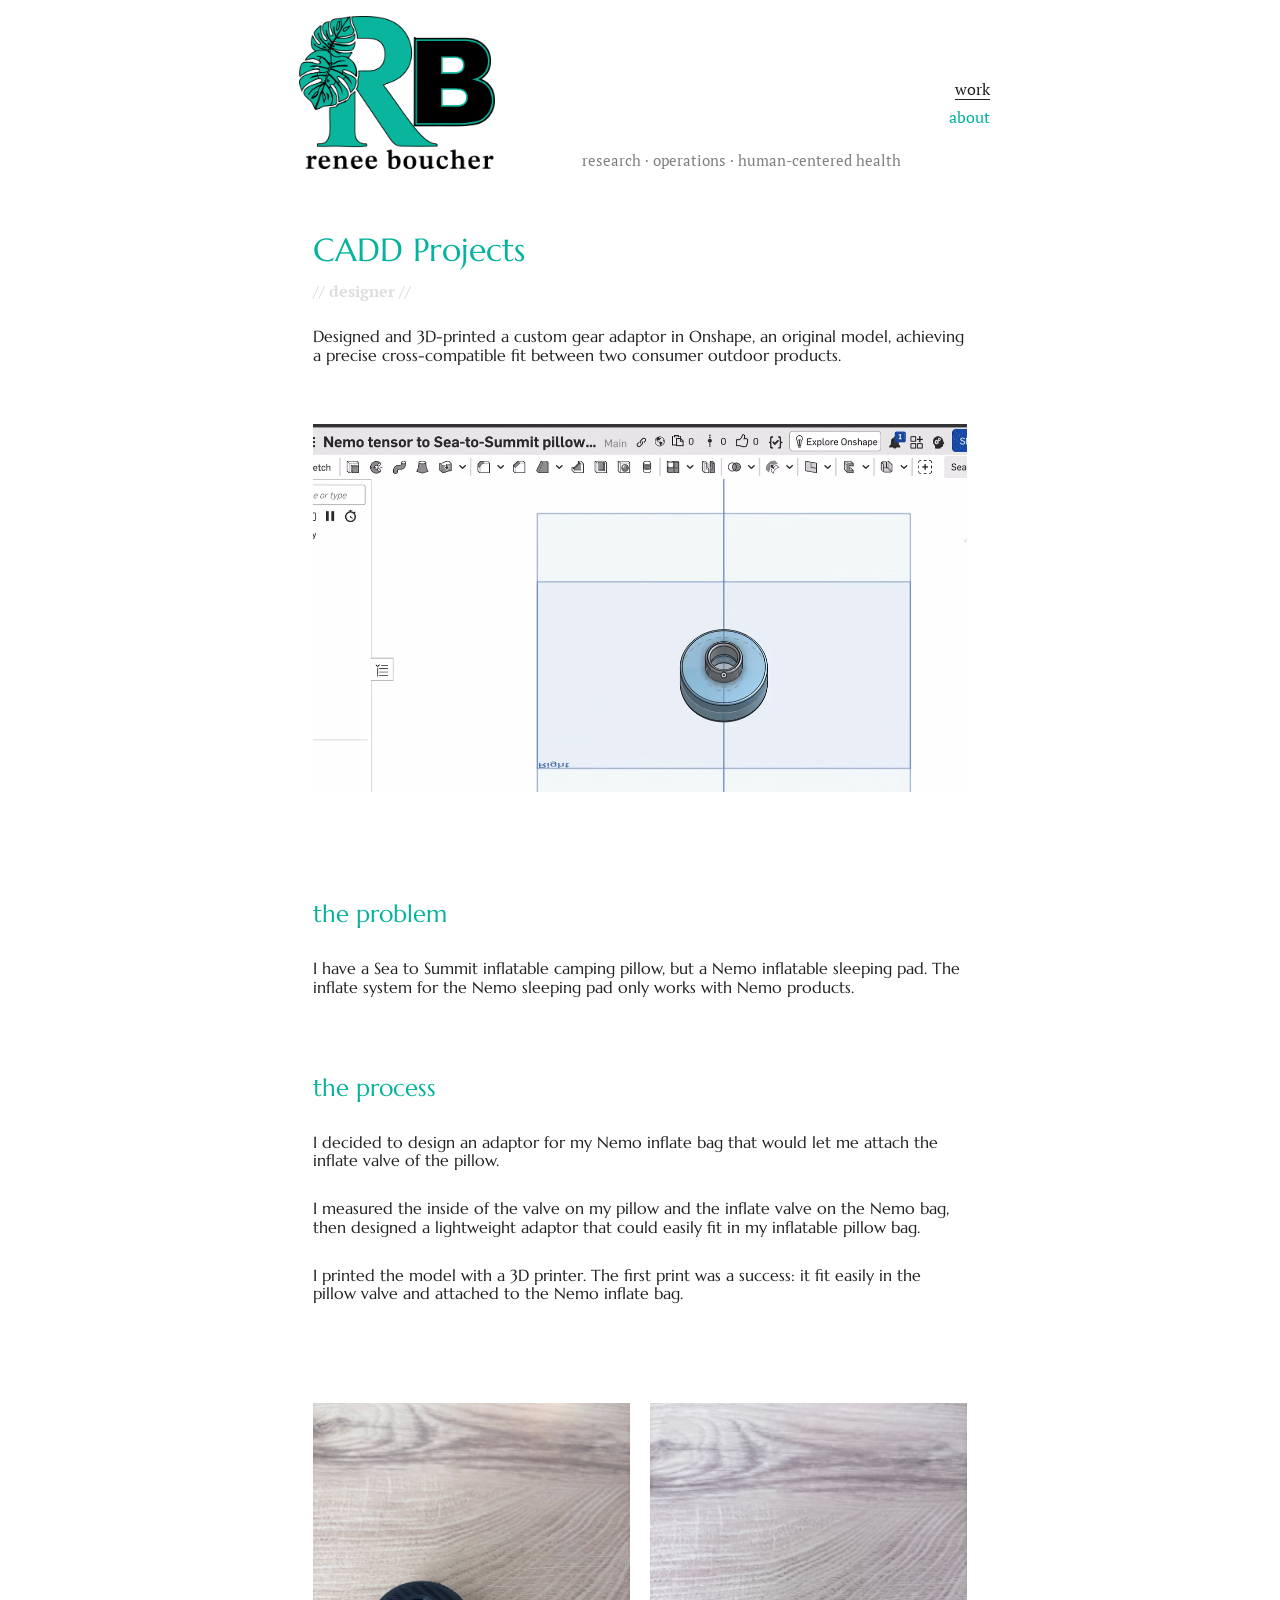
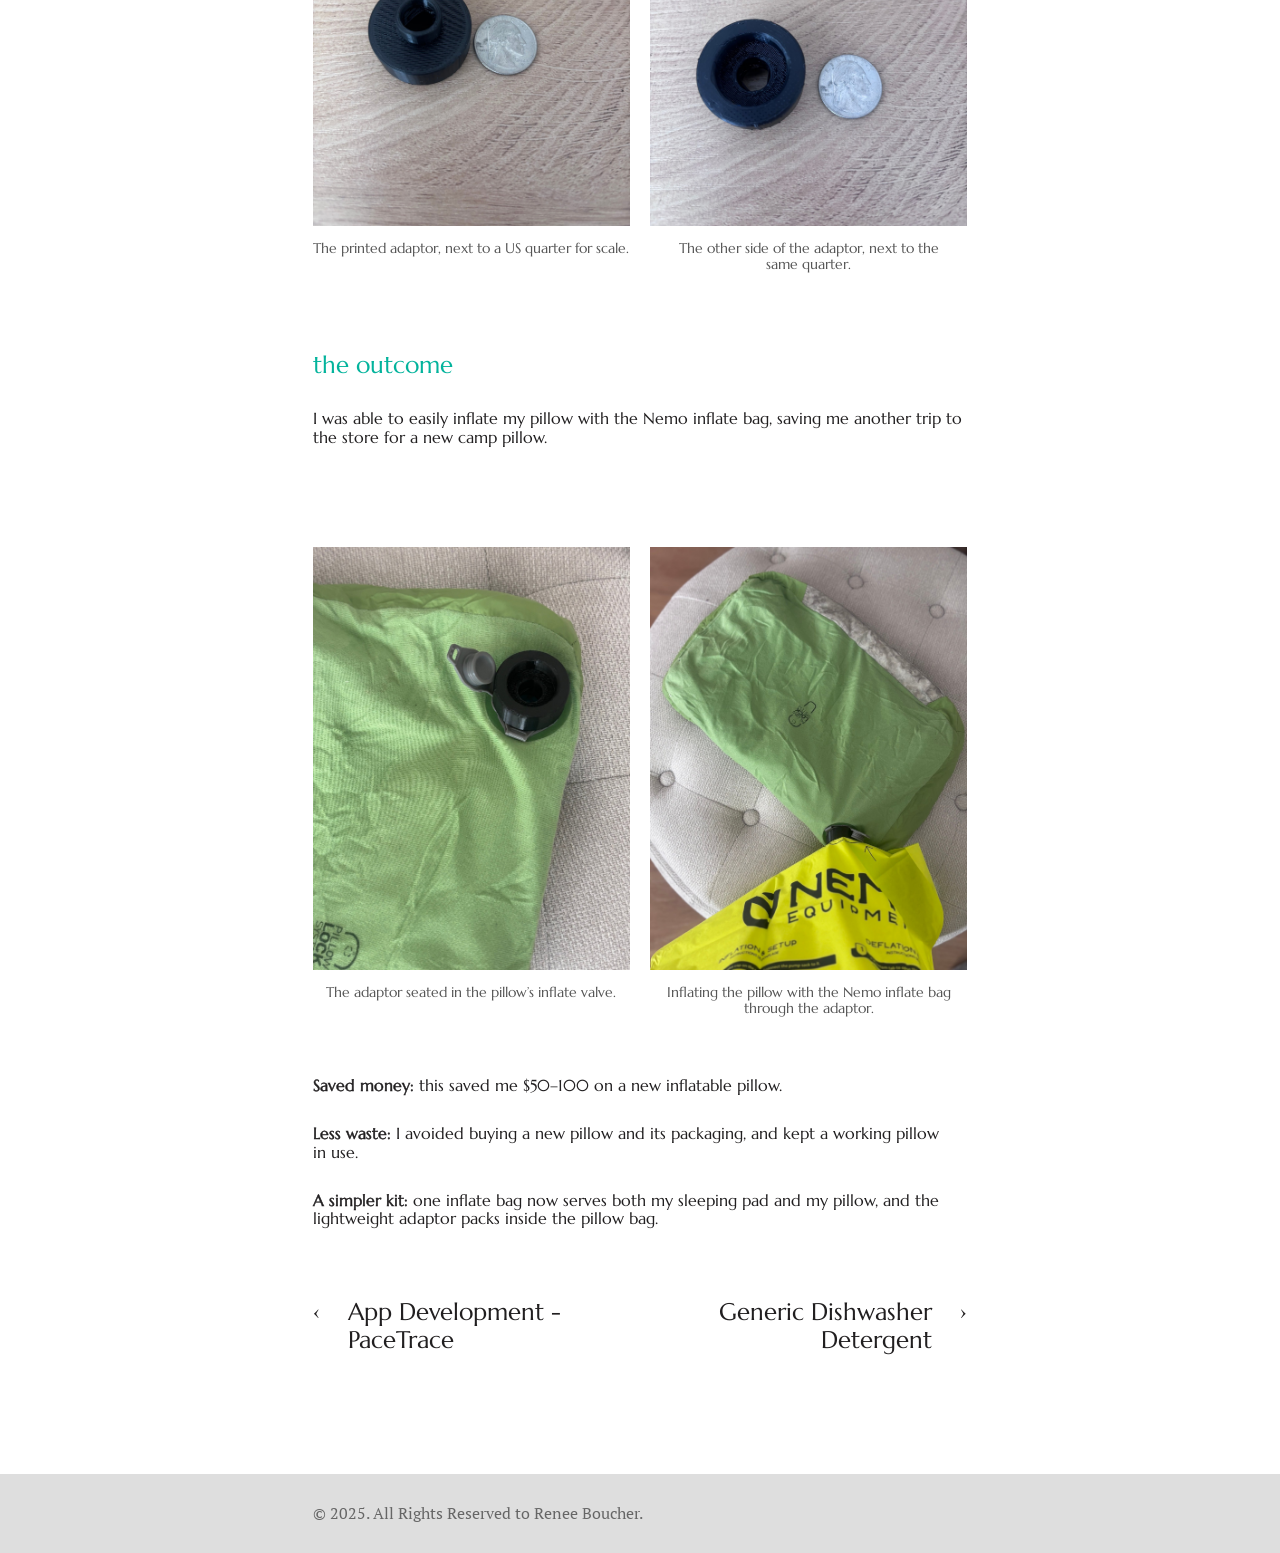
<file: custom-gear-adapters.html>
<!DOCTYPE html>
<html lang="en">
<head>
<meta charset="utf-8">
<meta name="viewport" content="width=device-width, initial-scale=1">
<title>CADD Projects — Renee D Boucher</title>
<meta name="description" content="Renee Boucher: research, operations, and human-centered health.">
<link rel="preconnect" href="https://fonts.googleapis.com">
<link rel="preconnect" href="https://fonts.gstatic.com" crossorigin>
<link href="https://fonts.googleapis.com/css2?family=Marcellus&family=PT+Serif:ital,wght@0,400;0,700;1,400&display=swap" rel="stylesheet">
<link rel="icon" href="favicon.ico?v=20261026k" sizes="any">
<link rel="icon" type="image/png" sizes="32x32" href="favicon-32.png?v=20261026k">
<link rel="apple-touch-icon" href="apple-touch-icon.png?v=20261026k">
<meta property="og:type" content="website">
<meta property="og:site_name" content="Renee D Boucher">
<meta property="og:title" content="CADD Projects — Renee D Boucher">
<meta property="og:description" content="Renee Boucher: research, operations, and human-centered health.">
<meta property="og:url" content="https://rdbouche.github.io/Portfolio/custom-gear-adapters.html">
<meta property="og:image" content="https://rdbouche.github.io/Portfolio/assets/social-preview.png">
<meta property="og:image:width" content="1200">
<meta property="og:image:height" content="630">
<meta name="twitter:card" content="summary_large_image">
<link rel="stylesheet" href="style.css?v=20261026k">
<script src="site.js?v=20261026k" defer></script>
</head>
<body>
<header class="site-header">
  <a class="logo" href="index.html" aria-label="Renee Boucher, home"><img src="assets/logo.png?v=20261026k" alt="RB monogram with a monstera leaf, 'renee boucher'"></a>
  <nav class="site-nav" aria-label="Main">
    <a href="index.html" aria-current="page">work</a>
    <a href="about.html">about</a>
  </nav>
  <p class="tagline">research · operations · human-centered health</p>
</header>
<main>

<h1>CADD Projects</h1>
<p class="role" style="margin:14px 0 0">// designer //</p>
<p class="lede" style="margin:26px 0 60px">Designed and 3D-printed a custom gear adaptor in Onshape, an original model, achieving a precise cross-compatible fit between two consumer outdoor products.</p>
<div class="demo-wide">
  <video id="cadd" autoplay loop muted playsinline preload="metadata" poster="media/cadd-adapter-poster.jpg?v=20261026k" aria-label="Screen recording of the Nemo to Sea to Summit adaptor being modeled in Onshape">
    <source src="media/cadd-adapter.webm?v=20261026k" type="video/webm">
    <source src="media/cadd-adapter.mp4?v=20261026k" type="video/mp4">
  </video>
</div>
<script>
  (function(){
    var v=document.getElementById('cadd');
    if(window.matchMedia&&window.matchMedia('(prefers-reduced-motion: reduce)').matches){
      v.removeAttribute('autoplay');v.pause();v.setAttribute('controls','');
    }
  })();
</script>

<h2 class="sm" style="margin-top:110px">the problem</h2>
<p>I have a Sea to Summit inflatable camping pillow, but a Nemo inflatable sleeping pad. The inflate system for the Nemo sleeping pad only works with Nemo products.</p>

<h2 class="sm" style="margin-top:80px">the process</h2>
<p>I decided to design an adaptor for my Nemo inflate bag that would let me attach the inflate valve of the pillow.</p>
<p>I measured the inside of the valve on my pillow and the inflate valve on the Nemo bag, then designed a lightweight adaptor that could easily fit in my inflatable pillow bag.</p>
<p>I printed the model with a 3D printer. The first print was a success: it fit easily in the pillow valve and attached to the Nemo inflate bag.</p>
<div class="pair">
  <figure><img src="assets/cadd-size-1.jpg?v=20261026k" alt="The black 3D-printed adaptor on a wooden table next to a US quarter for scale" loading="lazy"><figcaption>The printed adaptor, next to a US quarter for scale.</figcaption></figure>
  <figure><img src="assets/cadd-size-2.jpg?v=20261026k" alt="The other side of the 3D-printed adaptor, showing its wide open end, next to the same quarter" loading="lazy"><figcaption>The other side of the adaptor, next to the same quarter.</figcaption></figure>
</div>

<h2 class="sm" style="margin-top:80px">the outcome</h2>
<p>I was able to easily inflate my pillow with the Nemo inflate bag, saving me another trip to the store for a new camp pillow.</p>
<div class="pair">
  <figure><img src="assets/cadd-in-use-1.jpg?v=20261026k" alt="The black adaptor seated in the inflate valve of a green camping pillow" loading="lazy"><figcaption>The adaptor seated in the pillow’s inflate valve.</figcaption></figure>
  <figure><img src="assets/cadd-in-use-2.jpg?v=20261026k" alt="A yellow Nemo inflate bag connected to the green pillow through the adaptor" loading="lazy"><figcaption>Inflating the pillow with the Nemo inflate bag through the adaptor.</figcaption></figure>
</div>
<p><span class="key">Saved money:</span> this saved me $50–100 on a new inflatable pillow.</p>
<p><span class="key">Less waste:</span> I avoided buying a new pillow and its packaging, and kept a working pillow in use.</p>
<p><span class="key">A simpler kit:</span> one inflate bag now serves both my sleeping pad and my pillow, and the lightweight adaptor packs inside the pillow bag.</p>

<nav class="pager" aria-label="More work"><a class="prev" href="pacetrace.html"><span aria-hidden="true">‹</span><span>App Development - PaceTrace</span></a><a class="next" href="determining-the-most-user-centric-claim-for-value-packs.html"><span>Generic Dishwasher Detergent</span><span aria-hidden="true">›</span></a></nav>
</main>
<footer><p>© 2025. All Rights Reserved to Renee Boucher.</p></footer>
</body>
</html>
</file>
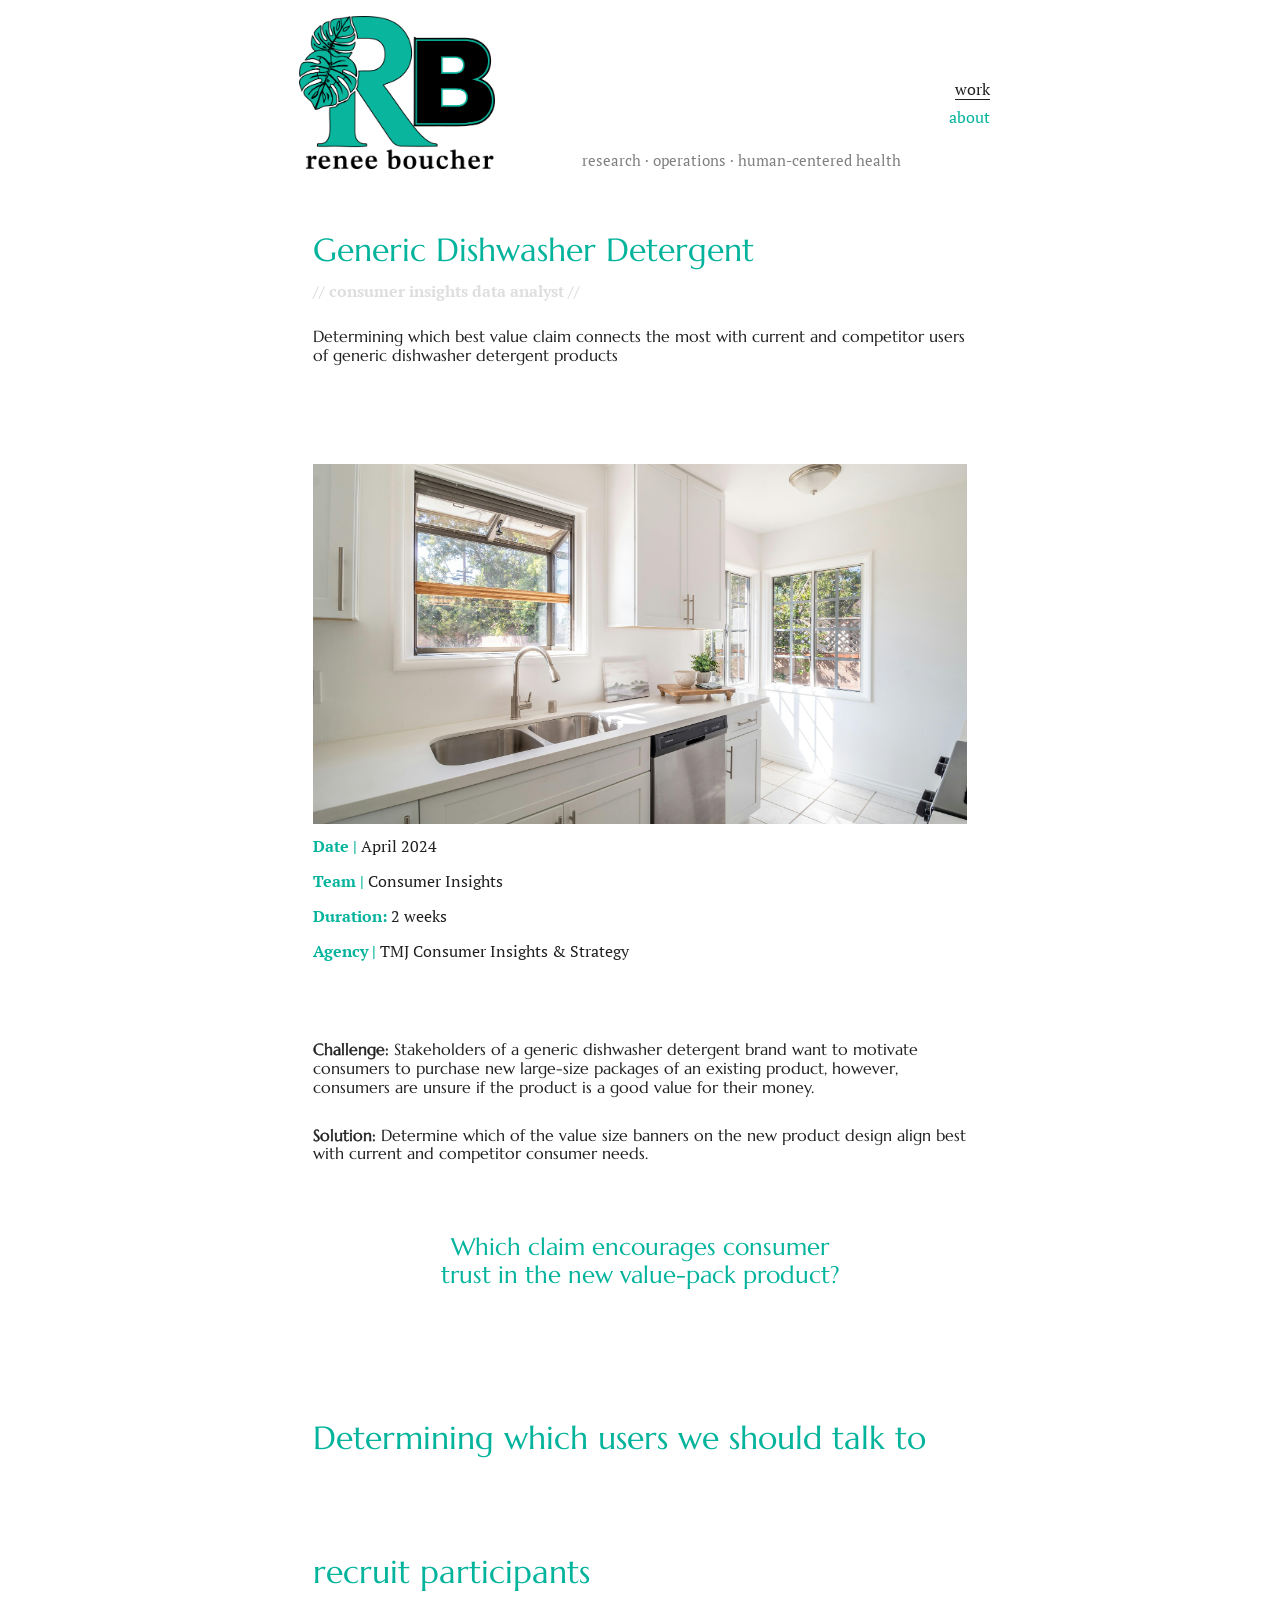
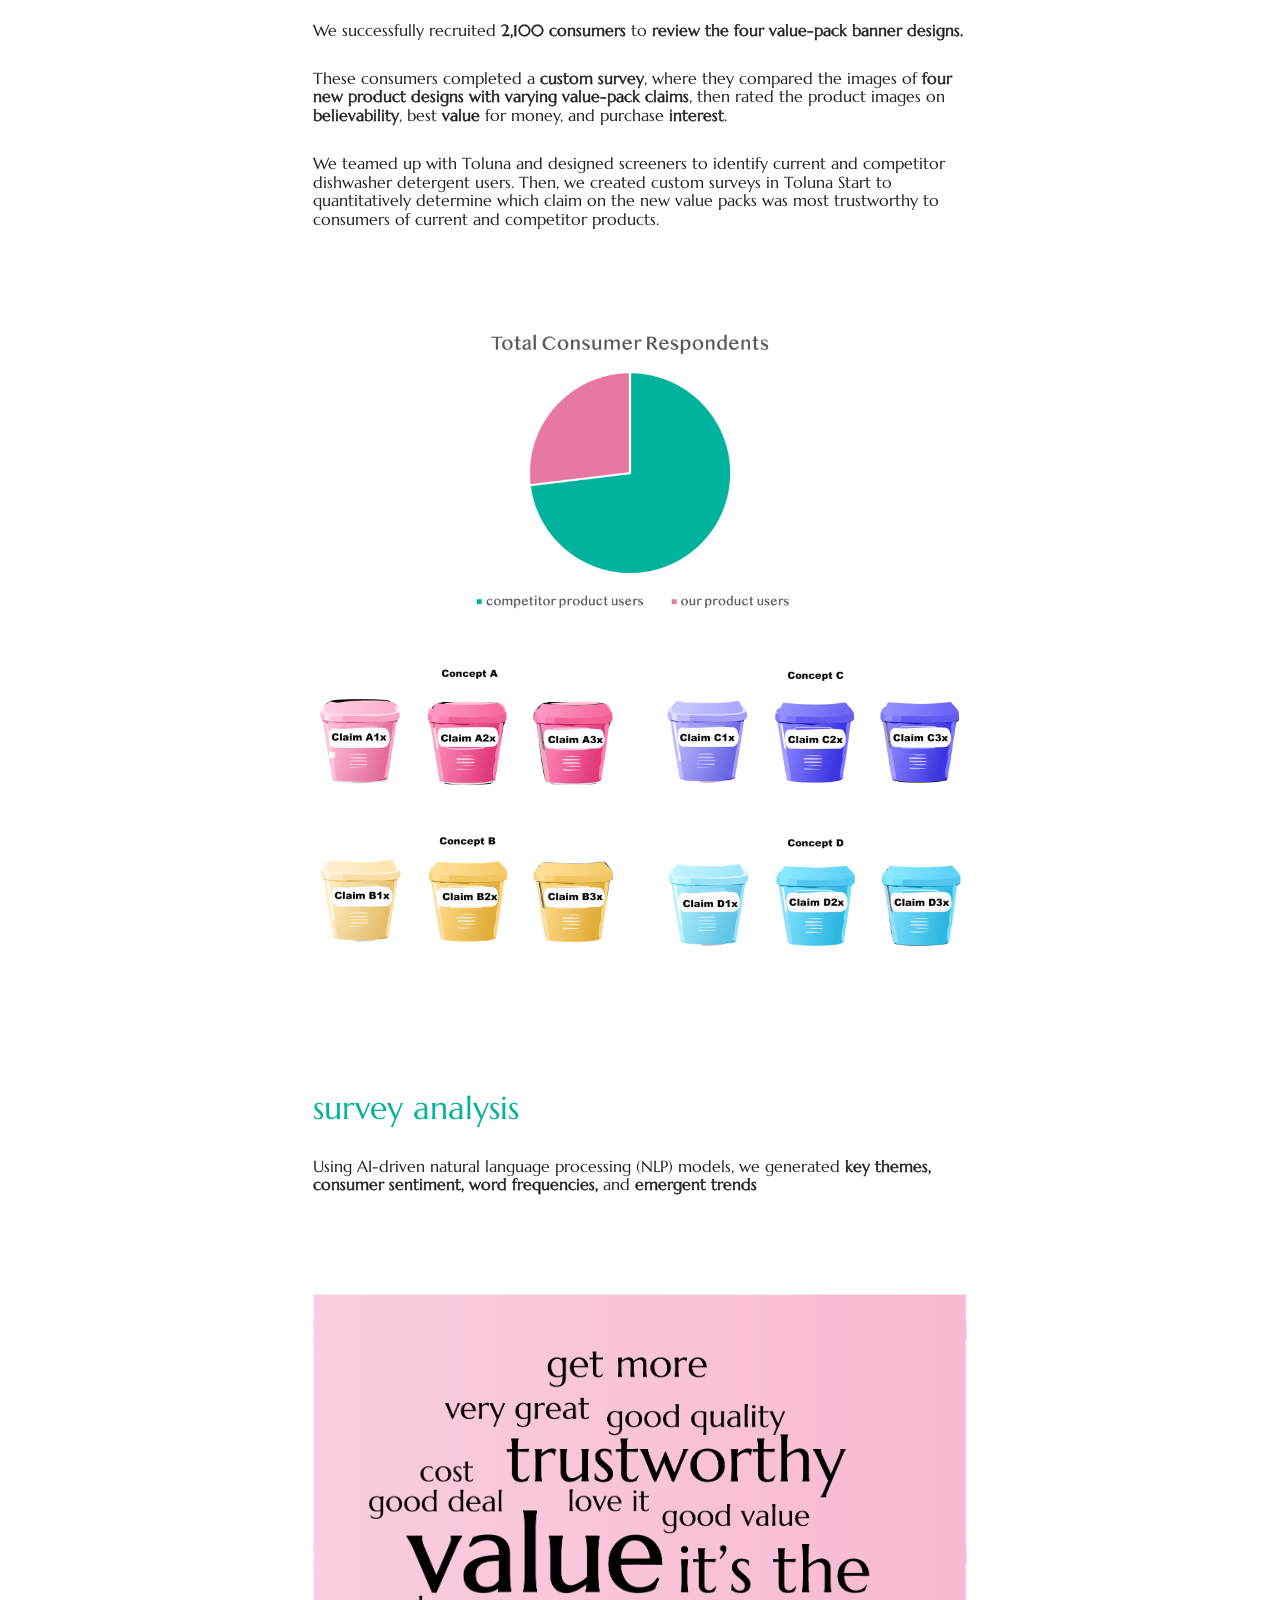
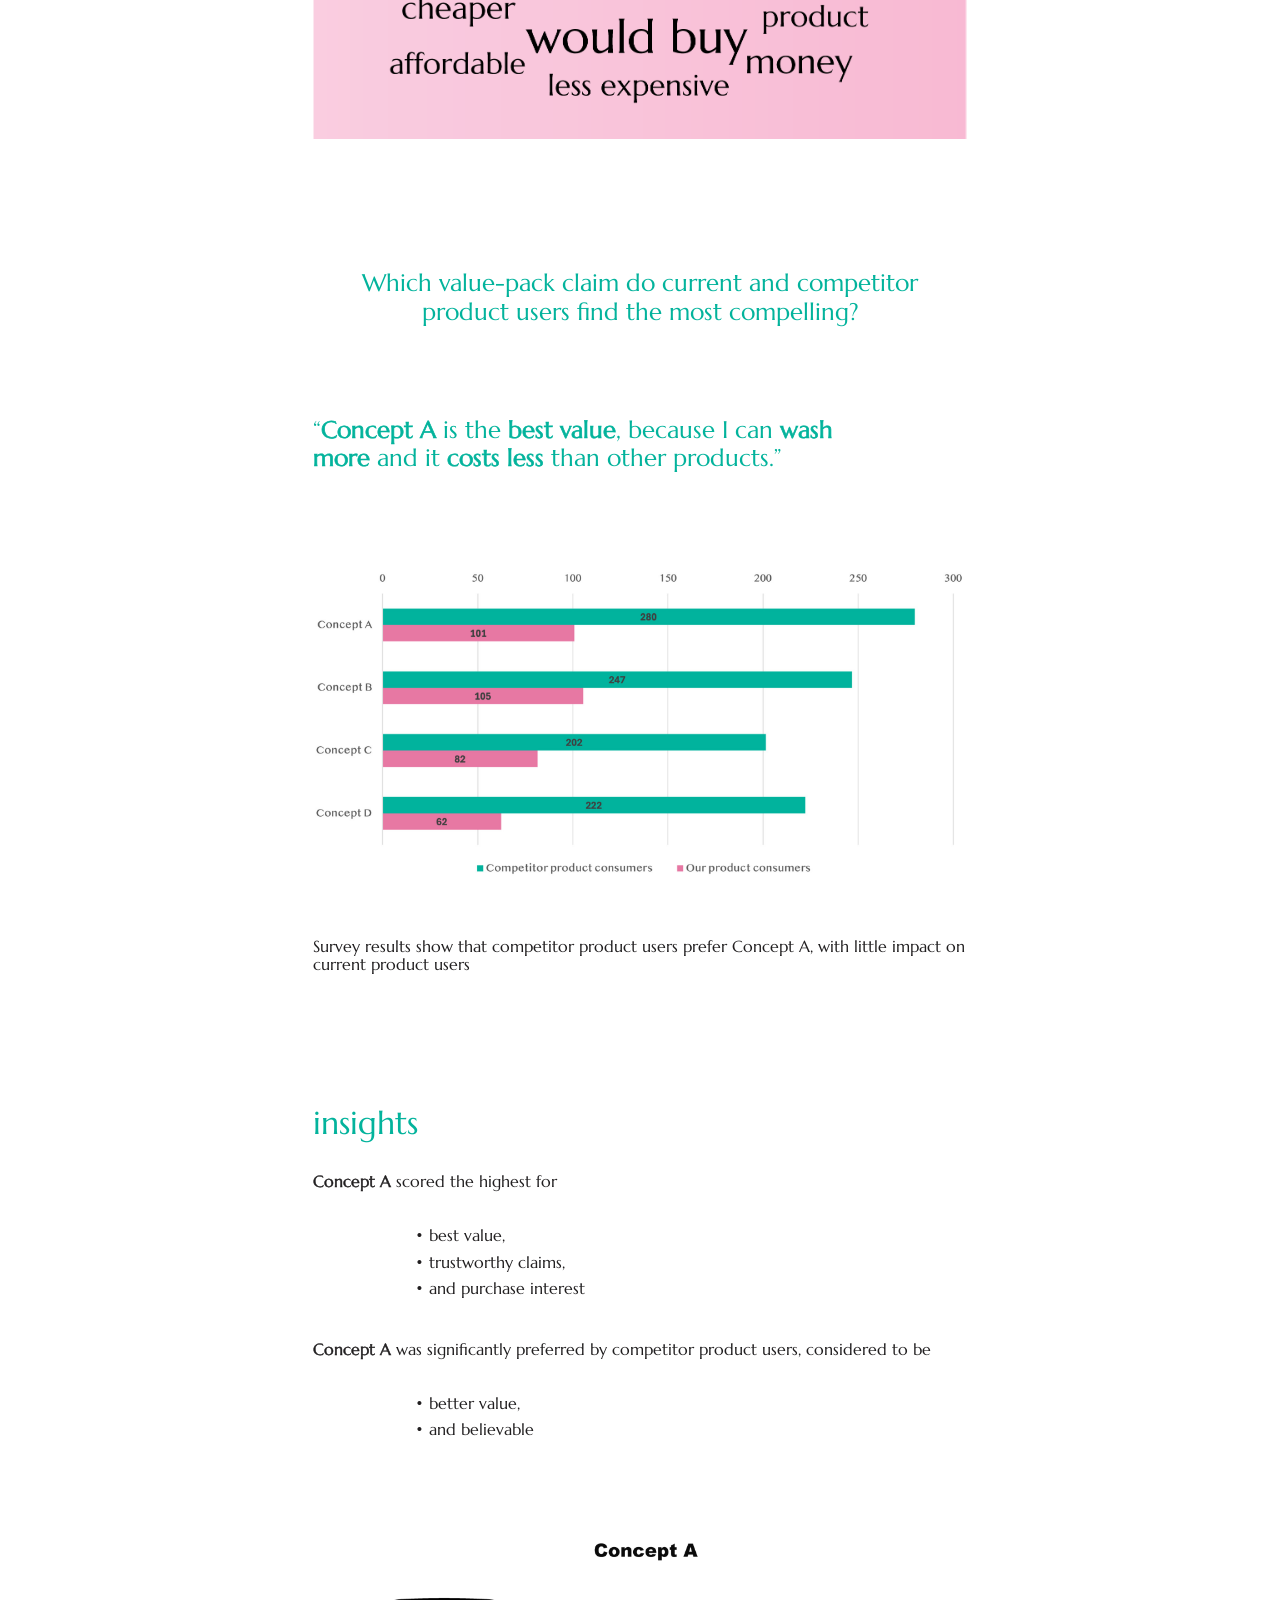
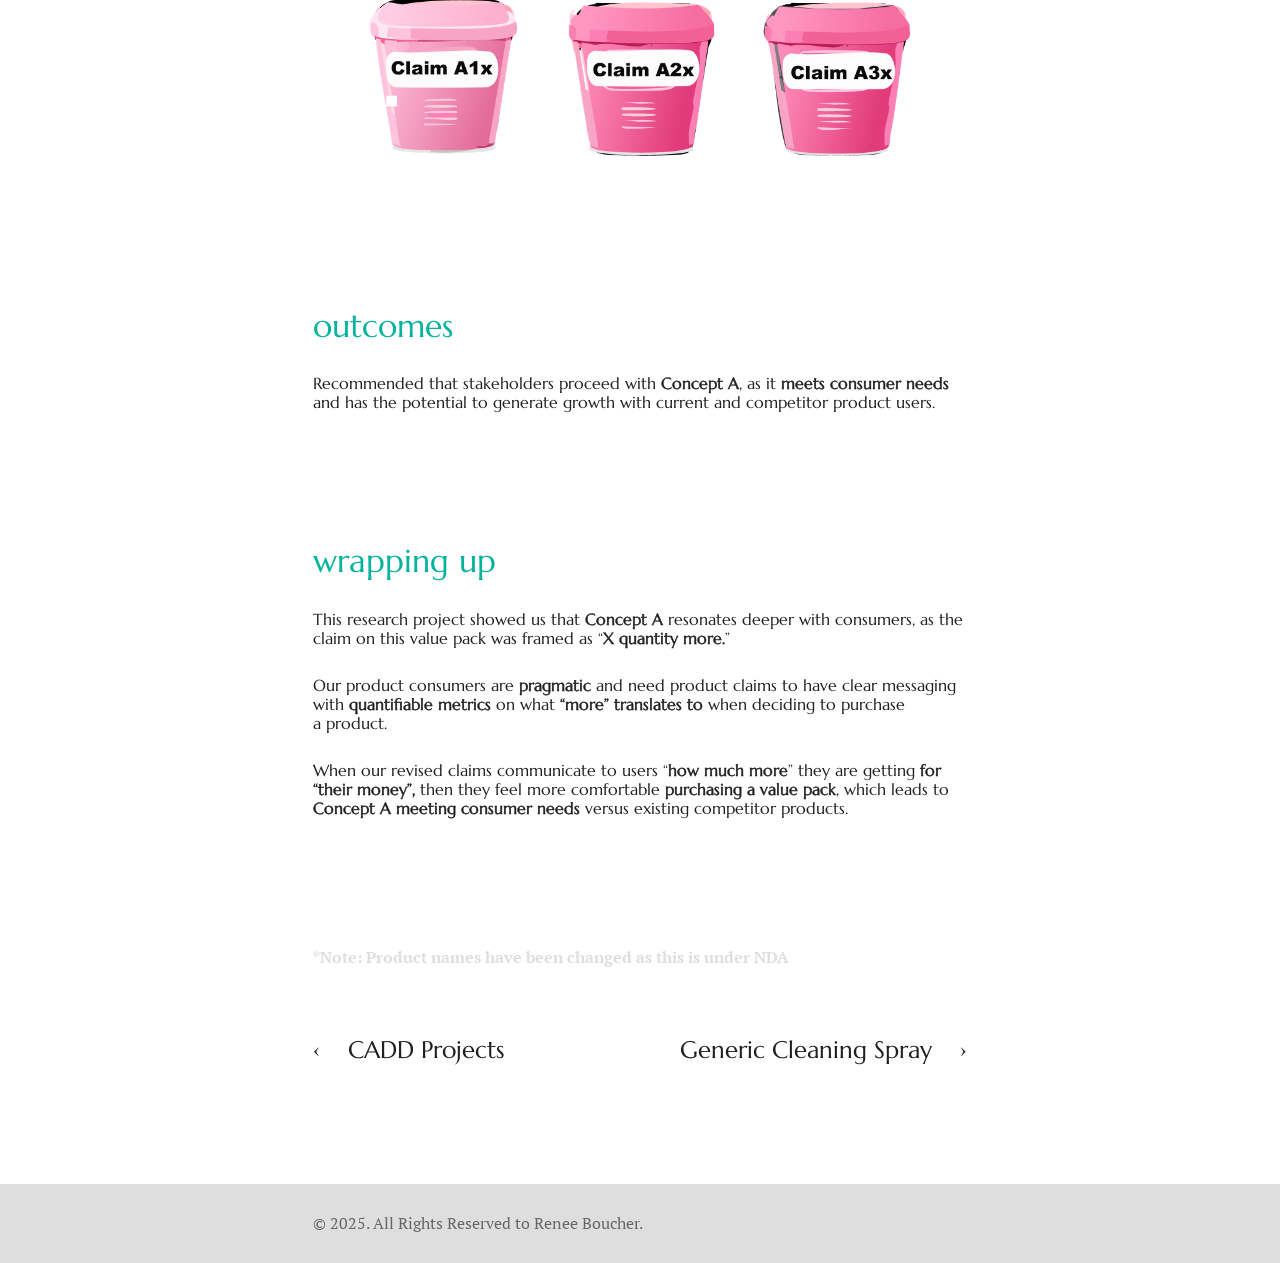
<file: determining-the-most-user-centric-claim-for-value-packs.html>
<!DOCTYPE html>
<html lang="en">
<head>
<meta charset="utf-8">
<meta name="viewport" content="width=device-width, initial-scale=1">
<title>Generic Dishwasher Detergent — Renee D Boucher</title>
<meta name="description" content="Renee Boucher: research, operations, and human-centered health.">
<link rel="preconnect" href="https://fonts.googleapis.com">
<link rel="preconnect" href="https://fonts.gstatic.com" crossorigin>
<link href="https://fonts.googleapis.com/css2?family=Marcellus&family=PT+Serif:ital,wght@0,400;0,700;1,400&display=swap" rel="stylesheet">
<link rel="icon" href="favicon.ico?v=20261026k" sizes="any">
<link rel="icon" type="image/png" sizes="32x32" href="favicon-32.png?v=20261026k">
<link rel="apple-touch-icon" href="apple-touch-icon.png?v=20261026k">
<meta property="og:type" content="website">
<meta property="og:site_name" content="Renee D Boucher">
<meta property="og:title" content="Generic Dishwasher Detergent — Renee D Boucher">
<meta property="og:description" content="Renee Boucher: research, operations, and human-centered health.">
<meta property="og:url" content="https://rdbouche.github.io/Portfolio/determining-the-most-user-centric-claim-for-value-packs.html">
<meta property="og:image" content="https://rdbouche.github.io/Portfolio/assets/social-preview.png">
<meta property="og:image:width" content="1200">
<meta property="og:image:height" content="630">
<meta name="twitter:card" content="summary_large_image">
<link rel="stylesheet" href="style.css?v=20261026k">
<script src="site.js?v=20261026k" defer></script>
</head>
<body>
<header class="site-header">
  <a class="logo" href="index.html" aria-label="Renee Boucher, home"><img src="assets/logo.png?v=20261026k" alt="RB monogram with a monstera leaf, 'renee boucher'"></a>
  <nav class="site-nav" aria-label="Main">
    <a href="index.html" aria-current="page">work</a>
    <a href="about.html">about</a>
  </nav>
  <p class="tagline">research · operations · human-centered health</p>
</header>
<main>

<h1>Generic Dishwasher Detergent</h1>
<p class="role" style="margin:14px 0 0">// consumer insights data analyst //</p>
<p class="lede" style="margin:26px 0 100px">Determining which best value claim connects the most with current and competitor users of generic dishwasher detergent products</p>
<img class="hero hero-tall" src="assets/cs1-hero.jpg?v=20261026k" alt="A bright kitchen with a window above the sink">
<ul class="meta"><li><b>Date |</b> April 2024</li><li><b>Team |</b> Consumer Insights</li><li><b>Duration:</b> 2 weeks</li><li><b>Agency |</b> TMJ Consumer Insights &amp; Strategy</li></ul>
<div style="margin-top:80px">
<p><span class="key">Challenge:</span> Stakeholders of a generic dishwasher detergent brand want to motivate consumers to purchase new large-size packages of an existing product, however, consumers are unsure if the product is a good value for their money.</p>
<p><span class="key">Solution:</span> Determine which of the value size banners on the new product design align best with current and competitor consumer needs.</p>
</div>
<p class="big-question">Which claim encourages consumer trust in the new value-pack product?</p>

<h2>Determining which users we should talk to</h2>
<h2 style="margin-top:100px">recruit participants</h2>
<p>We successfully recruited <span class="key">2,100 consumers</span> to <span class="key">review the four value-pack banner designs.</span></p>
<p>These consumers completed a <span class="key">custom survey</span>, where they compared the images of <span class="key">four new product designs with varying value-pack claims</span>, then rated the product images on <span class="key">believability</span>, best <span class="key">value</span> for money, and purchase <span class="key">interest</span>.</p>
<p>We teamed up with Toluna and designed screeners to identify current and competitor dishwasher detergent users. Then, we created custom surveys in Toluna Start to quantitatively determine which claim on the new value packs was most trustworthy to consumers of current and competitor products.</p>
<figure><img class="w380" src="assets/cs1-pie.jpg?v=20261026k" alt="Pie chart of total consumer respondents: roughly seventy percent competitor product users and thirty percent our product users" loading="lazy"></figure>
<figure style="margin-top:40px"><img class="w654" src="assets/cs1-concepts.png?v=20261026k" alt="Four product concepts, A through D, each shown with three claim variations" loading="lazy"></figure>

<h2>survey analysis</h2>
<p>Using AI-driven natural language processing (NLP) models, we generated <span class="key">key themes, consumer sentiment, word frequencies,</span> and <span class="key">emergent trends</span></p>
<figure><img src="assets/cs1-wordcloud.png?v=20261026k" alt="Word cloud with the largest words ‘value’, ‘trustworthy’, ‘it’s the’, and ‘would buy’" loading="lazy"></figure>

<p class="big-question" style="margin-top:130px">Which value-pack claim do current and competitor product users find the most compelling?</p>
<p class="quote" style="margin-top:90px">“<span class="key">Concept A</span> is the <span class="key">best value</span>, because I can <span class="key">wash more</span> and it <span class="key">costs less</span> than other products.”</p>
<figure><img src="assets/cs1-chart.jpg?v=20261026k" alt="Bar chart of survey responses. Concept A: 280 competitor users and 101 of our users. Concept B: 247 and 105. Concept C: 202 and 82. Concept D: 222 and 62." loading="lazy"></figure>
<p>Survey results show that competitor product users prefer Concept A, with little impact on current product users</p>

<h2>insights</h2>
<p style="margin-bottom:35px"><span class="key">Concept A</span> scored the highest for</p>
<ul class="bullets"><li>best value,</li><li>trustworthy claims,</li><li>and purchase interest</li></ul>
<p style="margin-top:42px;margin-bottom:35px"><span class="key">Concept A</span> was significantly preferred by competitor product users, considered to be</p>
<ul class="bullets"><li>better value,</li><li>and believable</li></ul>
<figure><img class="w558" src="assets/cs1-concept-a.png?v=20261026k" alt="Concept A: three pink value-pack tubs labeled Claim A1x, A2x, and A3x" loading="lazy"></figure>

<h2>outcomes</h2>
<p>Recommended that stakeholders proceed with <span class="key">Concept A</span>, as it <span class="key">meets consumer needs</span> and has the potential to generate growth with current and competitor product users.</p>

<h2>wrapping up</h2>
<p>This research project showed us that <span class="key">Concept A</span> resonates deeper with consumers, as the claim on this value pack was framed as “<span class="key">X quantity more.</span>”</p>
<p>Our product consumers are <span class="key">pragmatic</span> and need product claims to have clear messaging with <span class="key">quantifiable metrics</span> on what <span class="key">“more” translates to</span> when deciding to purchase a product.</p>
<p>When our revised claims communicate to users “<span class="key">how much more</span>” they are getting <span class="key">for “their money”,</span> then they feel more comfortable <span class="key">purchasing a value pack</span>, which leads to <span class="key">Concept A meeting consumer needs</span> versus existing competitor products.</p>
<p class="nda">*Note: Product names have been changed as this is under NDA</p>

<nav class="pager" aria-label="More work"><a class="prev" href="custom-gear-adapters.html"><span aria-hidden="true">‹</span><span>CADD Projects</span></a><a class="next" href="cleanliness-in-fitness-studios.html"><span>Generic Cleaning Spray</span><span aria-hidden="true">›</span></a></nav>
</main>
<footer><p>© 2025. All Rights Reserved to Renee Boucher.</p></footer>
</body>
</html>
</file>
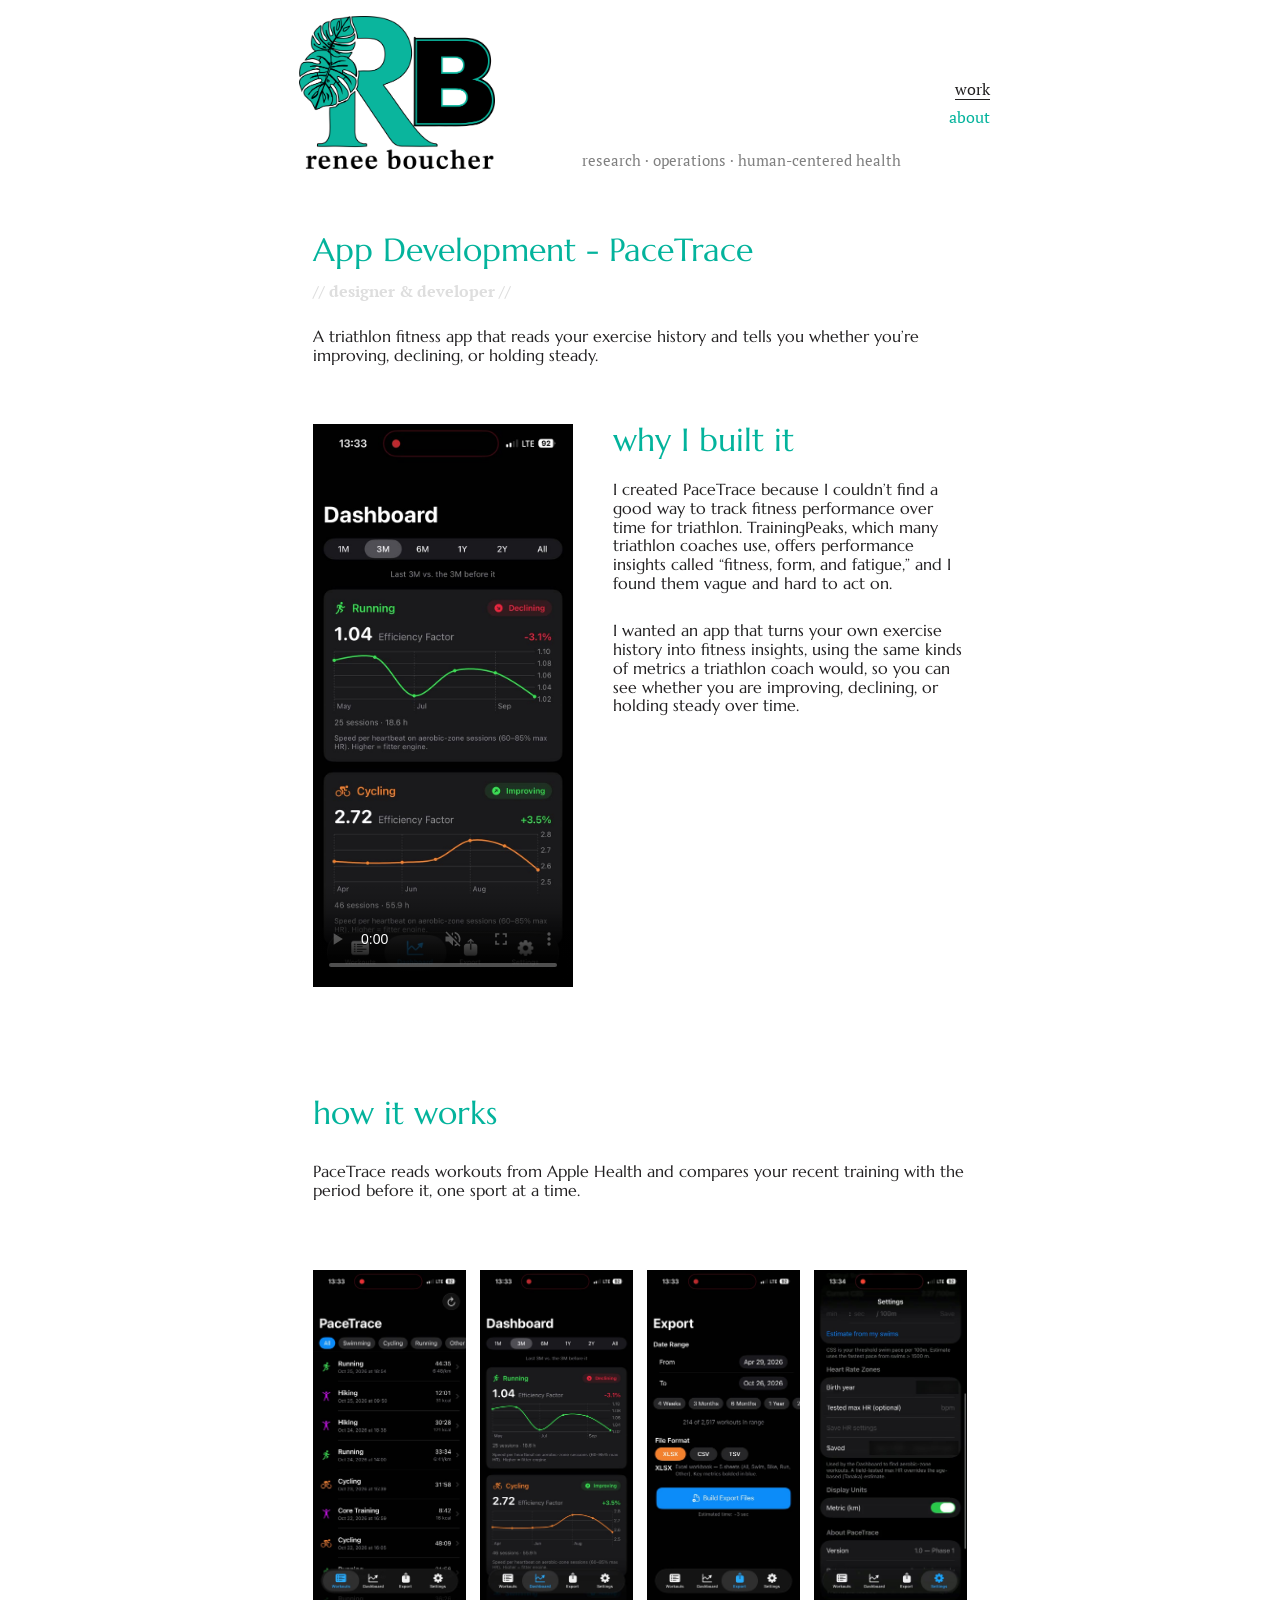
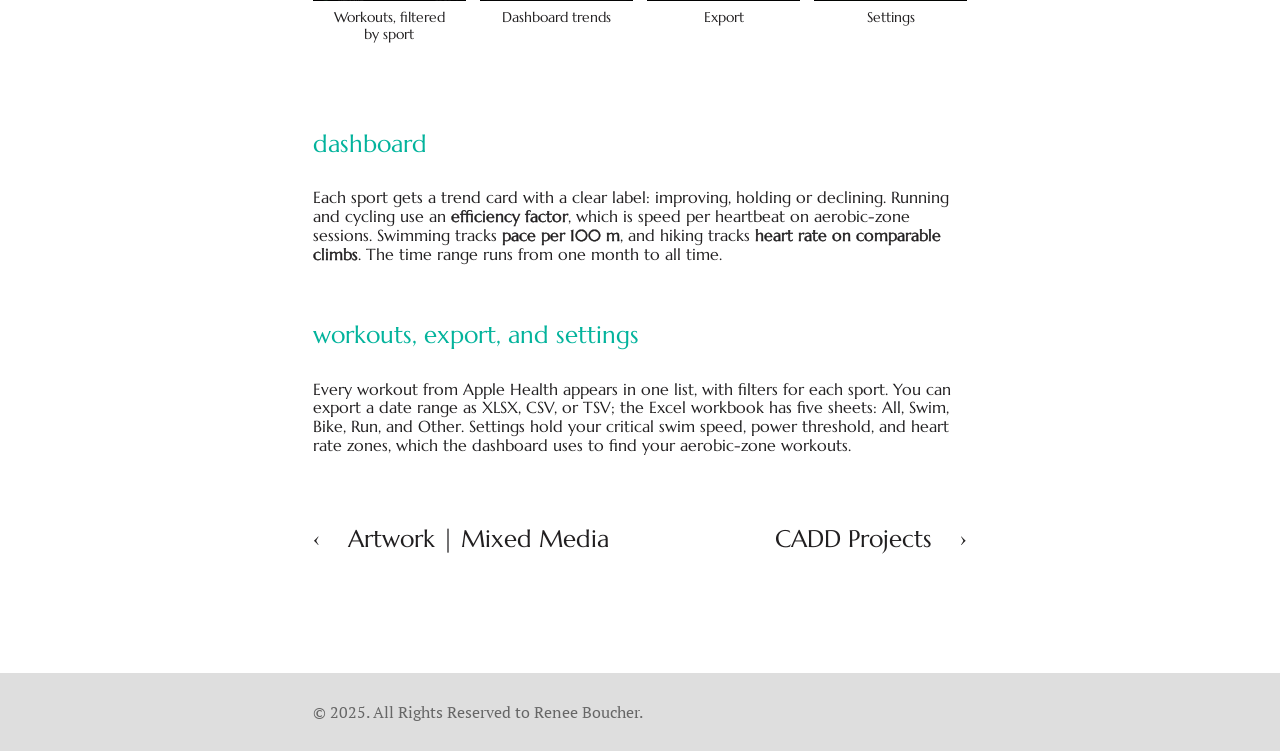
<file: pacetrace.html>
<!DOCTYPE html>
<html lang="en">
<head>
<meta charset="utf-8">
<meta name="viewport" content="width=device-width, initial-scale=1">
<title>App Development - PaceTrace — Renee D Boucher</title>
<meta name="description" content="Renee Boucher: research, operations, and human-centered health.">
<link rel="preconnect" href="https://fonts.googleapis.com">
<link rel="preconnect" href="https://fonts.gstatic.com" crossorigin>
<link href="https://fonts.googleapis.com/css2?family=Marcellus&family=PT+Serif:ital,wght@0,400;0,700;1,400&display=swap" rel="stylesheet">
<link rel="icon" href="favicon.ico?v=20261026k" sizes="any">
<link rel="icon" type="image/png" sizes="32x32" href="favicon-32.png?v=20261026k">
<link rel="apple-touch-icon" href="apple-touch-icon.png?v=20261026k">
<meta property="og:type" content="website">
<meta property="og:site_name" content="Renee D Boucher">
<meta property="og:title" content="App Development - PaceTrace — Renee D Boucher">
<meta property="og:description" content="Renee Boucher: research, operations, and human-centered health.">
<meta property="og:url" content="https://rdbouche.github.io/Portfolio/pacetrace.html">
<meta property="og:image" content="https://rdbouche.github.io/Portfolio/assets/social-preview.png">
<meta property="og:image:width" content="1200">
<meta property="og:image:height" content="630">
<meta name="twitter:card" content="summary_large_image">
<link rel="stylesheet" href="style.css?v=20261026k">
<script src="site.js?v=20261026k" defer></script>
</head>
<body>
<header class="site-header">
  <a class="logo" href="index.html" aria-label="Renee Boucher, home"><img src="assets/logo.png?v=20261026k" alt="RB monogram with a monstera leaf, 'renee boucher'"></a>
  <nav class="site-nav" aria-label="Main">
    <a href="index.html" aria-current="page">work</a>
    <a href="about.html">about</a>
  </nav>
  <p class="tagline">research · operations · human-centered health</p>
</header>
<main>

<h1>App Development - PaceTrace</h1>
<p class="role" style="margin:14px 0 0">// designer &amp; developer //</p>
<p class="lede" style="margin:26px 0 60px">A triathlon fitness app that reads your exercise history and tells you whether you’re improving, declining, or holding steady.</p>
<div class="demo">
  <video controls autoplay muted loop playsinline preload="auto" poster="media/pacetrace-poster.jpg?v=20261026k" aria-label="Screen recording of the PaceTrace app, about one minute long">
    <source src="media/pacetrace-demo.mp4?v=20261026k" type="video/mp4">
    Your browser can’t play this video. <a href="media/pacetrace-demo.mp4?v=20261026k">Download the demo</a>.
  </video>
  <div>
    <h2 style="margin:0 0 22px">why I built it</h2>
    <p>I created PaceTrace because I couldn’t find a good way to track fitness performance over time for triathlon. TrainingPeaks, which many triathlon coaches use, offers performance insights called “fitness, form, and fatigue,” and I found them vague and hard to act on.</p>
    <p>I wanted an app that turns your own exercise history into fitness insights, using the same kinds of metrics a triathlon coach would, so you can see whether you are improving, declining, or holding steady over time.</p>
  </div>
</div>

<h2 style="margin-top:110px">how it works</h2>
<p>PaceTrace reads workouts from Apple Health and compares your recent training with the period before it, one sport at a time.</p>
<div class="screens">
  <figure><img src="media/pt-workouts.jpg?v=20261026k" alt="PaceTrace workout list showing runs, hikes, and rides with duration and distance" loading="lazy"><figcaption>Workouts, filtered by sport</figcaption></figure>
  <figure><img src="media/pt-dashboard.jpg?v=20261026k" alt="PaceTrace dashboard with swimming pace and hiking heart rate trend charts" loading="lazy"><figcaption>Dashboard trends</figcaption></figure>
  <figure><img src="media/pt-export.jpg?v=20261026k" alt="PaceTrace export screen with date range and file format options" loading="lazy"><figcaption>Export</figcaption></figure>
  <figure><img src="media/pt-settings.jpg?v=20261026k" alt="PaceTrace settings screen with swim speed and heart rate zone inputs" loading="lazy"><figcaption>Settings</figcaption></figure>
</div>
<h2 class="sm" style="margin-top:90px">dashboard</h2>
<p>Each sport gets a trend card with a clear label: improving, holding or declining. Running and cycling use an <span class="key">efficiency factor</span>, which is speed per heartbeat on aerobic-zone sessions. Swimming tracks <span class="key">pace per 100 m</span>, and hiking tracks <span class="key">heart rate on comparable climbs</span>. The time range runs from one month to all time.</p>
<h2 class="sm" style="margin-top:60px">workouts, export, and settings</h2>
<p>Every workout from Apple Health appears in one list, with filters for each sport. You can export a date range as XLSX, CSV, or TSV; the Excel workbook has five sheets: All, Swim, Bike, Run, and Other. Settings hold your critical swim speed, power threshold, and heart rate zones, which the dashboard uses to find your aerobic-zone workouts.</p>

<nav class="pager" aria-label="More work"><a class="prev" href="artwork-mixed-media.html"><span aria-hidden="true">‹</span><span>Artwork | Mixed Media</span></a><a class="next" href="custom-gear-adapters.html"><span>CADD Projects</span><span aria-hidden="true">›</span></a></nav>
</main>
<footer><p>© 2025. All Rights Reserved to Renee Boucher.</p></footer>
</body>
</html>
</file>
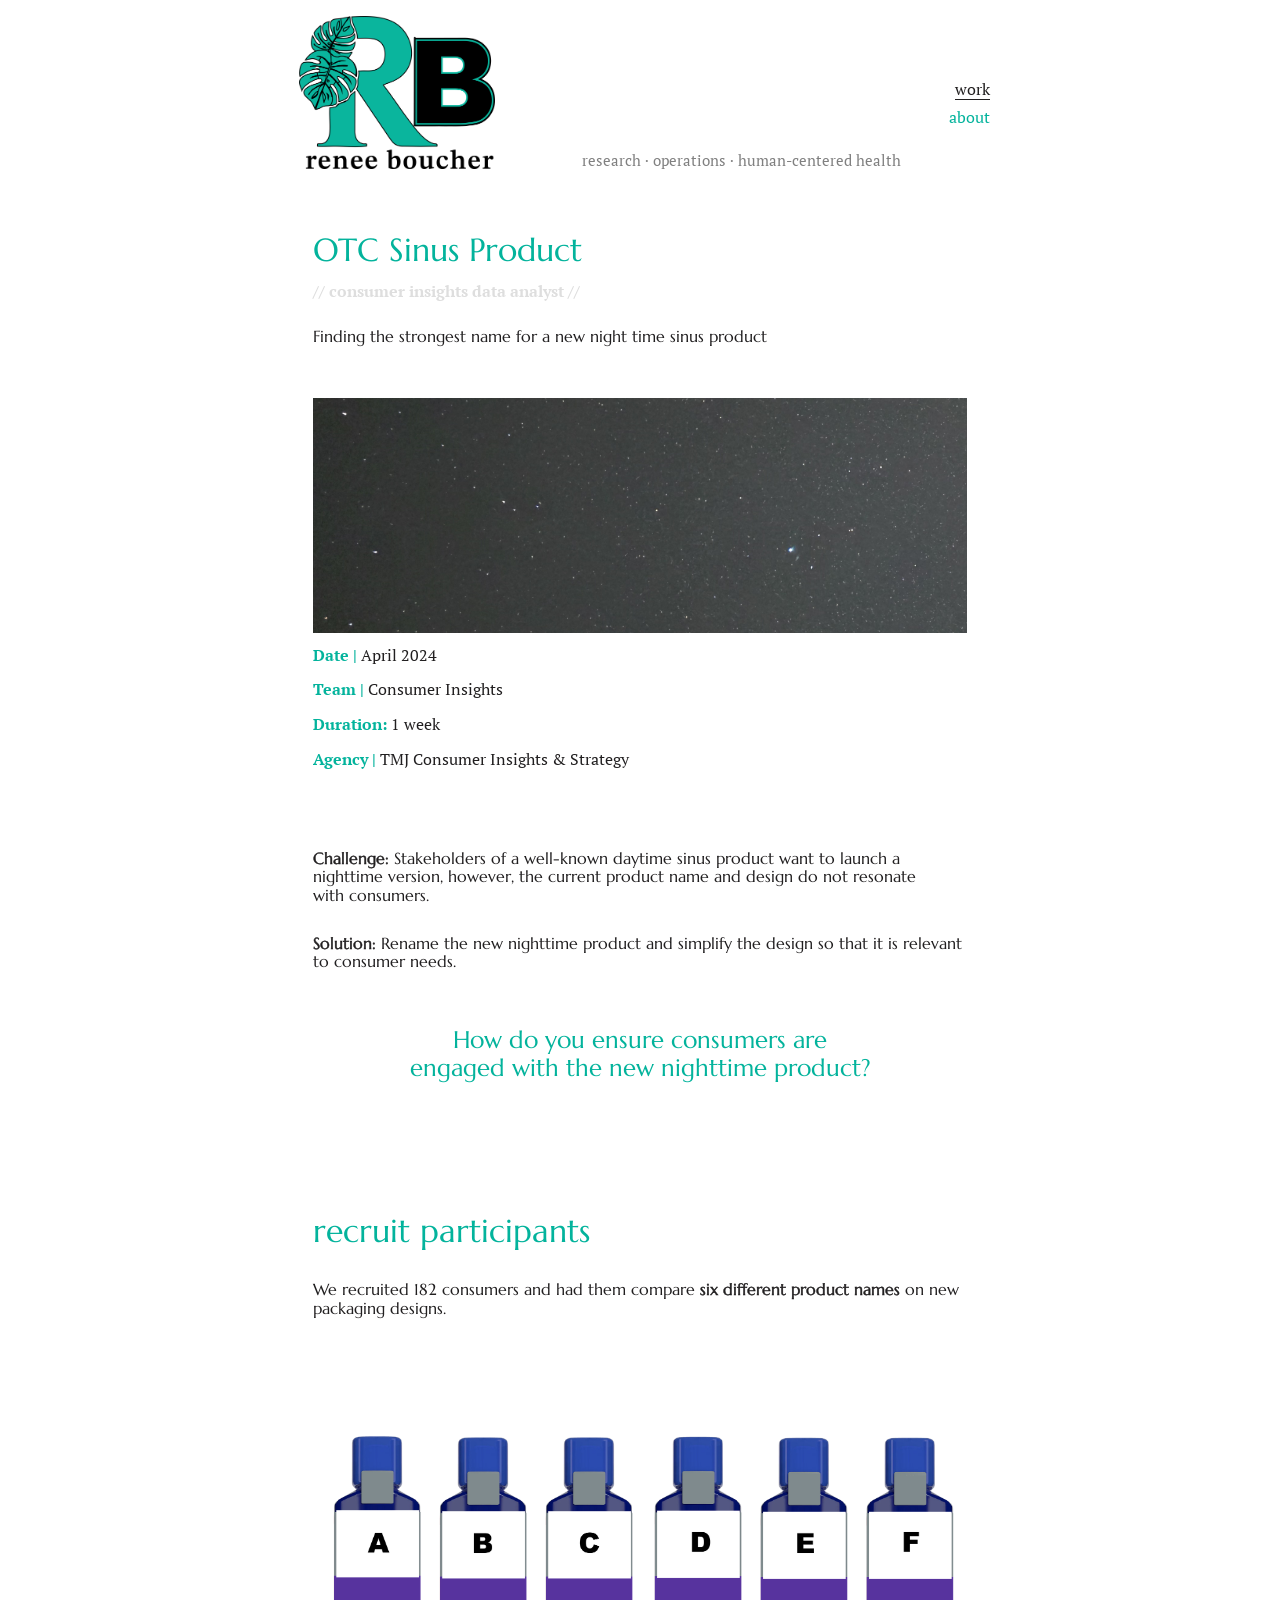
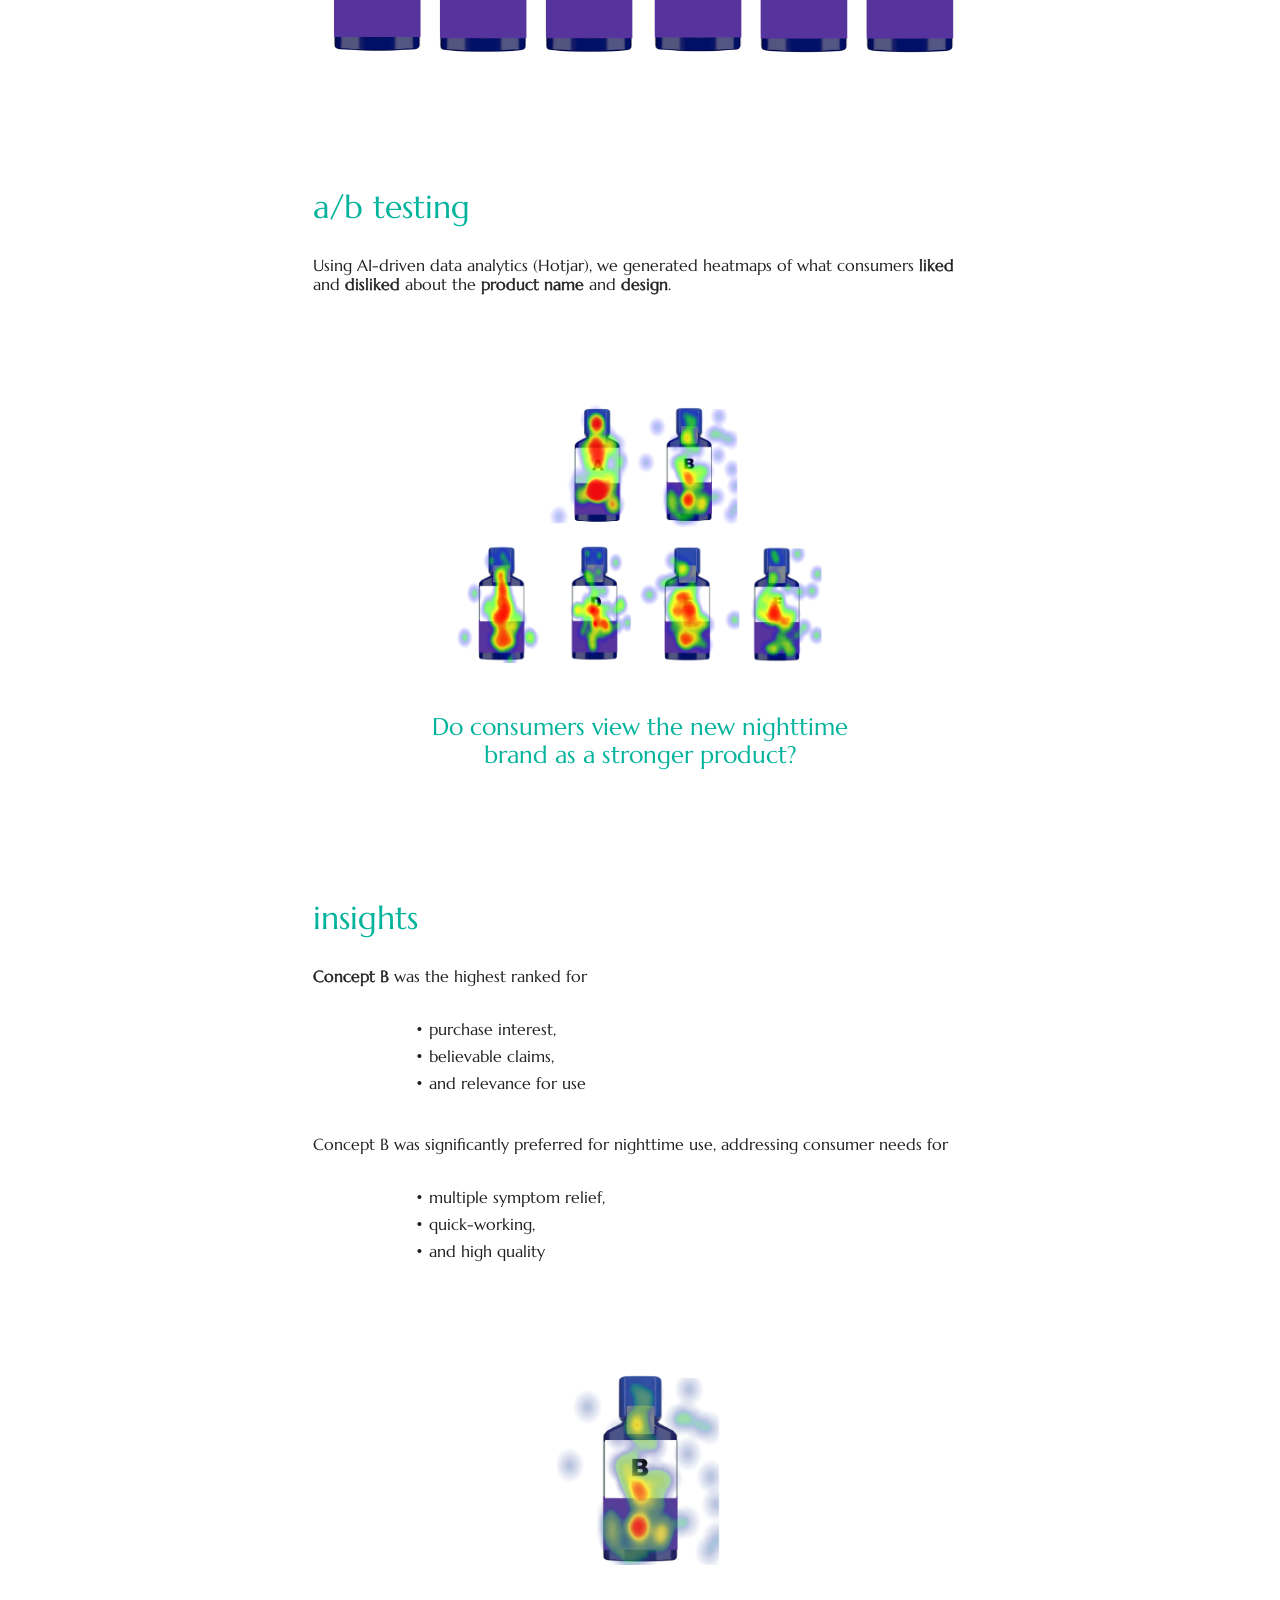
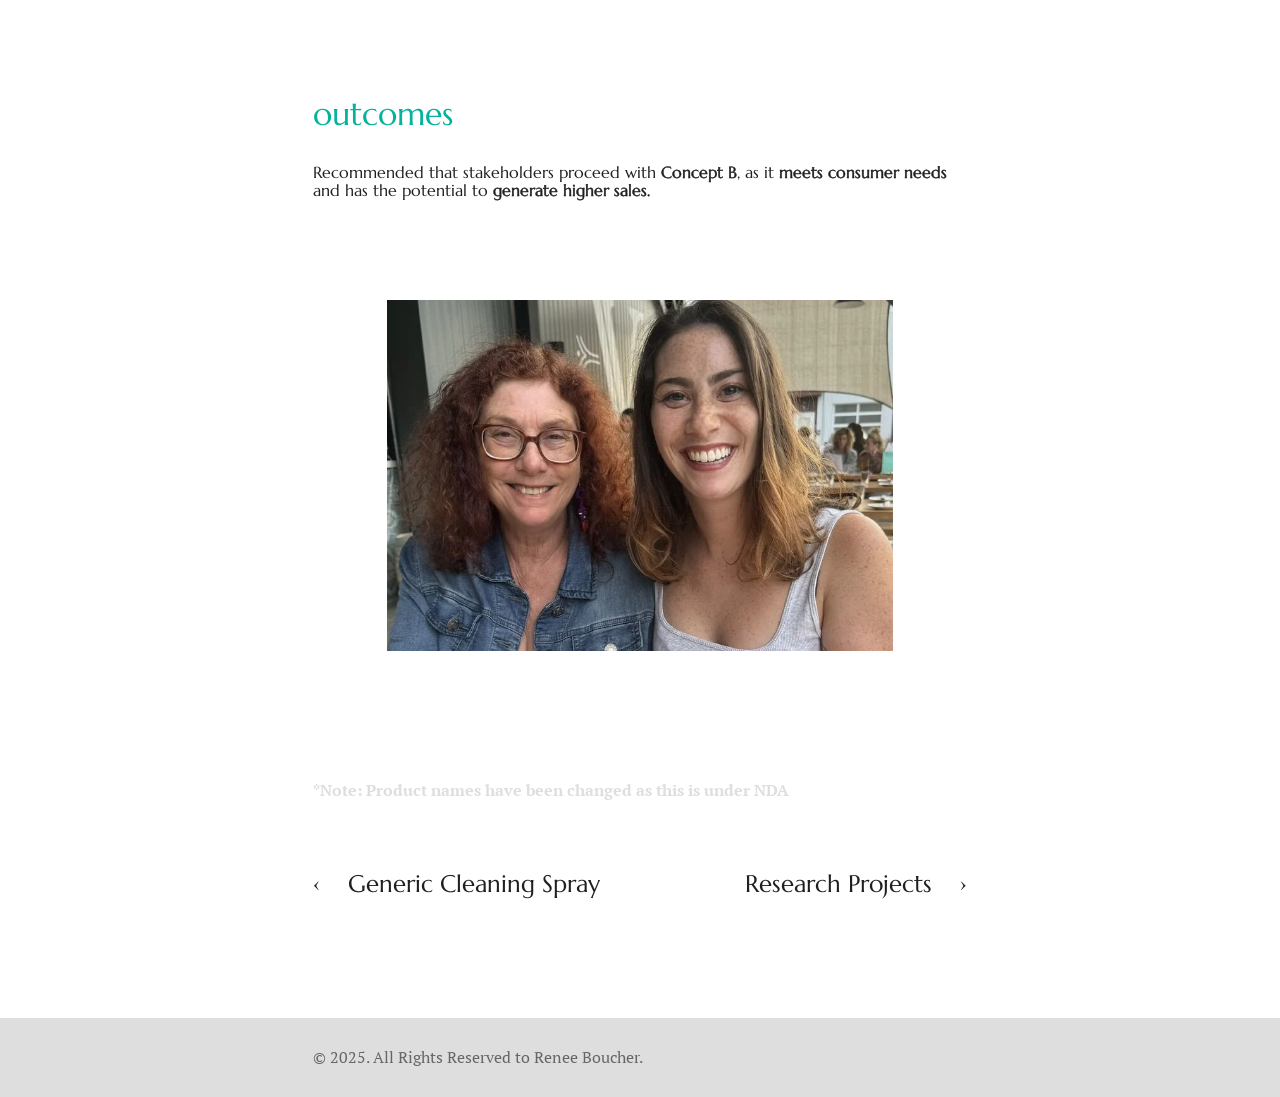
<file: redesigning-product-for-evening-use.html>
<!DOCTYPE html>
<html lang="en">
<head>
<meta charset="utf-8">
<meta name="viewport" content="width=device-width, initial-scale=1">
<title>OTC Sinus Product — Renee D Boucher</title>
<meta name="description" content="Renee Boucher: research, operations, and human-centered health.">
<link rel="preconnect" href="https://fonts.googleapis.com">
<link rel="preconnect" href="https://fonts.gstatic.com" crossorigin>
<link href="https://fonts.googleapis.com/css2?family=Marcellus&family=PT+Serif:ital,wght@0,400;0,700;1,400&display=swap" rel="stylesheet">
<link rel="icon" href="favicon.ico?v=20261026k" sizes="any">
<link rel="icon" type="image/png" sizes="32x32" href="favicon-32.png?v=20261026k">
<link rel="apple-touch-icon" href="apple-touch-icon.png?v=20261026k">
<meta property="og:type" content="website">
<meta property="og:site_name" content="Renee D Boucher">
<meta property="og:title" content="OTC Sinus Product — Renee D Boucher">
<meta property="og:description" content="Renee Boucher: research, operations, and human-centered health.">
<meta property="og:url" content="https://rdbouche.github.io/Portfolio/redesigning-product-for-evening-use.html">
<meta property="og:image" content="https://rdbouche.github.io/Portfolio/assets/social-preview.png">
<meta property="og:image:width" content="1200">
<meta property="og:image:height" content="630">
<meta name="twitter:card" content="summary_large_image">
<link rel="stylesheet" href="style.css?v=20261026k">
<script src="site.js?v=20261026k" defer></script>
</head>
<body>
<header class="site-header">
  <a class="logo" href="index.html" aria-label="Renee Boucher, home"><img src="assets/logo.png?v=20261026k" alt="RB monogram with a monstera leaf, 'renee boucher'"></a>
  <nav class="site-nav" aria-label="Main">
    <a href="index.html" aria-current="page">work</a>
    <a href="about.html">about</a>
  </nav>
  <p class="tagline">research · operations · human-centered health</p>
</header>
<main>

<h1>OTC Sinus Product</h1>
<p class="role" style="margin:14px 0 0">// consumer insights data analyst //</p>
<p class="lede" style="margin:26px 0 52px">Finding the strongest name for a new night time sinus product</p>
<img class="hero" src="assets/cs3-hero.jpg?v=20261026k" alt="A dark night sky filled with stars">
<ul class="meta"><li><b>Date |</b> April 2024</li><li><b>Team |</b> Consumer Insights</li><li><b>Duration:</b> 1 week</li><li><b>Agency |</b> TMJ Consumer Insights &amp; Strategy</li></ul>
<div style="margin-top:80px">
<p><span class="key">Challenge:</span> Stakeholders of a well-known daytime sinus product want to launch a nighttime version, however, the current product name and design do not resonate with consumers.</p>
<p><span class="key">Solution:</span> Rename the new nighttime product and simplify the design so that it is relevant to consumer needs.</p>
</div>
<p class="big-question" style="margin-top:55px">How do you ensure consumers are engaged with the new nighttime product?</p>

<h2>recruit participants</h2>
<p>We recruited 182 consumers and had them compare <span class="key">six different product names</span> on new packaging designs.</p>
<figure><img src="assets/cs3-bottles.png?v=20261026k" alt="Six identical dark blue bottles labeled A through F" loading="lazy"></figure>

<h2>a/b testing</h2>
<p>Using AI-driven data analytics (Hotjar), we generated heatmaps of what consumers <span class="key">liked</span> and <span class="key">disliked</span> about the <span class="key">product name</span> and <span class="key">design</span>.</p>
<figure><img class="w400" src="assets/cs3-heatmaps.png?v=20261026k" alt="Heatmaps over each of the six bottles showing where respondents looked" loading="lazy"></figure>
<p class="big-question" style="margin-top:50px">Do consumers view the new nighttime brand as a stronger product?</p>

<h2>insights</h2>
<p style="margin-bottom:35px"><span class="key">Concept B</span> was the highest ranked for</p>
<ul class="bullets"><li>purchase interest,</li><li>believable claims,</li><li>and relevance for use</li></ul>
<p style="margin-top:42px;margin-bottom:35px">Concept B was significantly preferred for nighttime use, addressing consumer needs for</p>
<ul class="bullets"><li>multiple symptom relief,</li><li>quick-working,</li><li>and high quality</li></ul>
<figure><img class="w166" src="assets/cs3-heat-b.png?v=20261026k" alt="Heatmap over Concept B showing attention on the label and the base of the bottle" loading="lazy"></figure>

<h2>outcomes</h2>
<p>Recommended that stakeholders proceed with <span class="key">Concept B</span>, as it <span class="key">meets consumer needs</span> and has the potential to <span class="key">generate higher sales.</span></p>
<figure><img class="w506" src="assets/cs3-photo.jpg?v=20261026k" alt="Two women smiling together at an outdoor café" loading="lazy"></figure>
<p class="nda">*Note: Product names have been changed as this is under NDA</p>

<nav class="pager" aria-label="More work"><a class="prev" href="cleanliness-in-fitness-studios.html"><span aria-hidden="true">‹</span><span>Generic Cleaning Spray</span></a><a class="next" href="research-projects.html"><span>Research Projects</span><span aria-hidden="true">›</span></a></nav>
</main>
<footer><p>© 2025. All Rights Reserved to Renee Boucher.</p></footer>
</body>
</html>
</file>
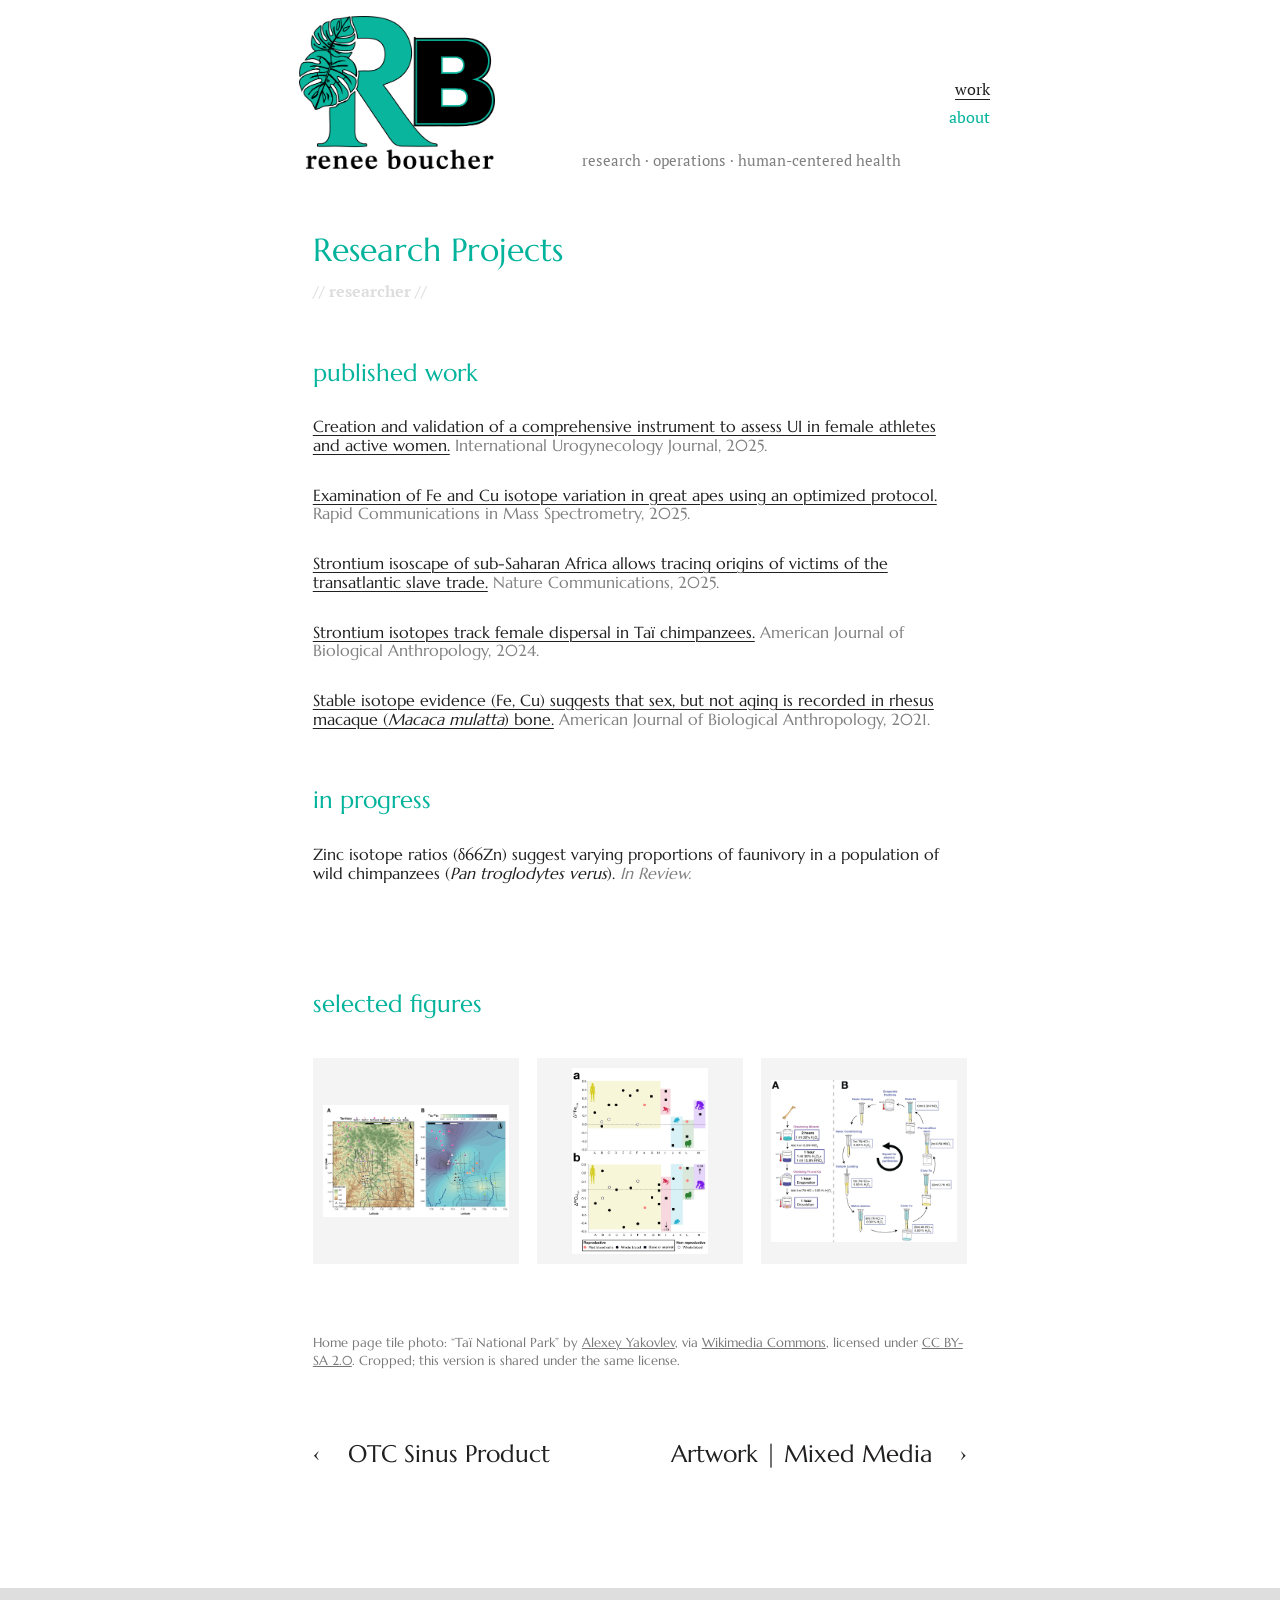
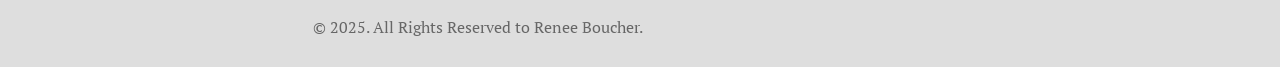
<file: research-projects.html>
<!DOCTYPE html>
<html lang="en">
<head>
<meta charset="utf-8">
<meta name="viewport" content="width=device-width, initial-scale=1">
<title>Research Projects — Renee D Boucher</title>
<meta name="description" content="Renee Boucher: research, operations, and human-centered health.">
<link rel="preconnect" href="https://fonts.googleapis.com">
<link rel="preconnect" href="https://fonts.gstatic.com" crossorigin>
<link href="https://fonts.googleapis.com/css2?family=Marcellus&family=PT+Serif:ital,wght@0,400;0,700;1,400&display=swap" rel="stylesheet">
<link rel="icon" href="favicon.ico?v=20261026k" sizes="any">
<link rel="icon" type="image/png" sizes="32x32" href="favicon-32.png?v=20261026k">
<link rel="apple-touch-icon" href="apple-touch-icon.png?v=20261026k">
<meta property="og:type" content="website">
<meta property="og:site_name" content="Renee D Boucher">
<meta property="og:title" content="Research Projects — Renee D Boucher">
<meta property="og:description" content="Renee Boucher: research, operations, and human-centered health.">
<meta property="og:url" content="https://rdbouche.github.io/Portfolio/research-projects.html">
<meta property="og:image" content="https://rdbouche.github.io/Portfolio/assets/social-preview.png">
<meta property="og:image:width" content="1200">
<meta property="og:image:height" content="630">
<meta name="twitter:card" content="summary_large_image">
<link rel="stylesheet" href="style.css?v=20261026k">
<script src="site.js?v=20261026k" defer></script>
</head>
<body>
<header class="site-header">
  <a class="logo" href="index.html" aria-label="Renee Boucher, home"><img src="assets/logo.png?v=20261026k" alt="RB monogram with a monstera leaf, 'renee boucher'"></a>
  <nav class="site-nav" aria-label="Main">
    <a href="index.html" aria-current="page">work</a>
    <a href="about.html">about</a>
  </nav>
  <p class="tagline">research · operations · human-centered health</p>
</header>
<main>

<h1>Research Projects</h1>
<p class="role" style="margin:14px 0 0">// researcher //</p>
<h2 class="sm" style="margin-top:60px">published work</h2>
<ul class="pubs"><li><a href="https://link.springer.com/article/10.1007/s00192-025-06325-5" target="_blank" rel="noopener">Creation and validation of a comprehensive instrument to assess UI in female athletes and active women.</a> <span class="venue">International Urogynecology Journal, 2025.</span></li><li><a href="https://analyticalsciencejournals.onlinelibrary.wiley.com/doi/10.1002/rcm.10051" target="_blank" rel="noopener">Examination of Fe and Cu isotope variation in great apes using an optimized protocol.</a> <span class="venue">Rapid Communications in Mass Spectrometry, 2025.</span></li><li><a href="https://www.nature.com/articles/s41467-024-55256-0" target="_blank" rel="noopener">Strontium isoscape of sub-Saharan Africa allows tracing origins of victims of the transatlantic slave trade.</a> <span class="venue">Nature Communications, 2025.</span></li><li><a href="https://onlinelibrary.wiley.com/doi/abs/10.1002/ajpa.24981" target="_blank" rel="noopener">Strontium isotopes track female dispersal in Taï chimpanzees.</a> <span class="venue">American Journal of Biological Anthropology, 2024.</span></li><li><a href="https://onlinelibrary.wiley.com/doi/10.1002/ajpa.24301" target="_blank" rel="noopener">Stable isotope evidence (Fe, Cu) suggests that sex, but not aging is recorded in rhesus macaque (<i>Macaca mulatta</i>) bone.</a> <span class="venue">American Journal of Biological Anthropology, 2021.</span></li></ul>
<h2 class="sm" style="margin-top:60px">in progress</h2>
<p>Zinc isotope ratios (δ66Zn) suggest varying proportions of faunivory in a population of wild chimpanzees (<i>Pan troglodytes verus</i>). <span class="in-review">In Review.</span></p>
<h2 class="sm" style="margin-top:110px">selected figures</h2>
<div class="fig-grid" data-gallery>
<button type="button" class="fig-tile" data-lightbox data-full="assets/fig-maps.jpg?v=20261026k" data-alt="Two maps of the Taï forest. Panel A shows territories and sampling locations over elevation; panel B shows strontium isotope ratio contours." data-paper="Strontium isotopes track female dispersal in Taï chimpanzees." data-venue="American Journal of Biological Anthropology, 2024." data-url="https://onlinelibrary.wiley.com/doi/abs/10.1002/ajpa.24981"><img src="assets/fig-maps.jpg?v=20261026k" alt="Two maps of the Taï forest. Panel A shows territories and sampling locations over elevation; panel B shows strontium isotope ratio contours." loading="lazy"><span class="fig-cap"><span class="fig-paper">Strontium isotopes track female dispersal in Taï chimpanzees.</span><span class="fig-venue">American Journal of Biological Anthropology, 2024.</span></span></button>
<button type="button" class="fig-tile" data-lightbox data-full="assets/fig-isotopes.jpg?v=20261026k" data-alt="Charts of iron and copper isotope values across humans, great apes, and other species, grouped by reproductive status." data-paper="Examination of Fe and Cu isotope variation in great apes using an optimized protocol." data-venue="Rapid Communications in Mass Spectrometry, 2025." data-url="https://analyticalsciencejournals.onlinelibrary.wiley.com/doi/10.1002/rcm.10051"><img src="assets/fig-isotopes.jpg?v=20261026k" alt="Charts of iron and copper isotope values across humans, great apes, and other species, grouped by reproductive status." loading="lazy"><span class="fig-cap"><span class="fig-paper">Examination of Fe and Cu isotope variation in great apes using an optimized protocol.</span><span class="fig-venue">Rapid Communications in Mass Spectrometry, 2025.</span></span></button>
<button type="button" class="fig-tile" data-lightbox data-full="assets/fig-protocol.jpg?v=20261026k" data-alt="Diagram of the sample preparation and column chromatography protocol used to isolate iron and copper." data-paper="Examination of Fe and Cu isotope variation in great apes using an optimized protocol." data-venue="Rapid Communications in Mass Spectrometry, 2025." data-url="https://analyticalsciencejournals.onlinelibrary.wiley.com/doi/10.1002/rcm.10051"><img src="assets/fig-protocol.jpg?v=20261026k" alt="Diagram of the sample preparation and column chromatography protocol used to isolate iron and copper." loading="lazy"><span class="fig-cap"><span class="fig-paper">Examination of Fe and Cu isotope variation in great apes using an optimized protocol.</span><span class="fig-venue">Rapid Communications in Mass Spectrometry, 2025.</span></span></button>
</div>
<p class="credit-line">Home page tile photo: “Taï National Park” by <a href="https://www.flickr.com/photos/botalex/24148248710/" target="_blank" rel="noopener">Alexey Yakovlev</a>, via <a href="https://commons.wikimedia.org/wiki/File:Ta%C3%AF_National_Park_(24148248710).jpg" target="_blank" rel="noopener">Wikimedia Commons</a>, licensed under <a href="https://creativecommons.org/licenses/by-sa/2.0/" target="_blank" rel="noopener">CC BY-SA 2.0</a>. Cropped; this version is shared under the same license.</p>

<nav class="pager" aria-label="More work"><a class="prev" href="redesigning-product-for-evening-use.html"><span aria-hidden="true">‹</span><span>OTC Sinus Product</span></a><a class="next" href="artwork-mixed-media.html"><span>Artwork | Mixed Media</span><span aria-hidden="true">›</span></a></nav>
</main>
<footer><p>© 2025. All Rights Reserved to Renee Boucher.</p></footer>
</body>
</html>
</file>
<file: style.css>
/* Built to match the original Squarespace pages (measured from the PDFs at an 816px page width). */
:root{
  --teal:#03b39c;
  --ink:#211f20;
  --muted:#808080;
  --faint:#dedede;
  --page:816px;
}
*{box-sizing:border-box}
body{margin:0;background:#fff;color:var(--ink);font-family:"Marcellus",Georgia,serif;font-size:16px;line-height:1.17}
img,video{max-width:100%;height:auto;display:block}
a{color:inherit}
:focus-visible{outline:3px solid var(--teal);outline-offset:3px}

/* header: --u is 1% of the page width, capped at the 816px page */
:root{--u:calc(min(100vw,816px) / 100)}
.site-header{position:relative;max-width:var(--page);margin:0 auto;height:calc(var(--u) * 28.7)}
.logo{position:absolute;left:calc(var(--u) * 8.2);top:calc(var(--u) * 2);width:calc(var(--u) * 24);display:block}
.site-nav{position:absolute;right:calc(var(--u) * 7.1);top:calc(var(--u) * 9.8);display:flex;flex-direction:column;align-items:flex-end;gap:calc(var(--u) * 1);
  font-family:"PT Serif",Georgia,serif;font-size:clamp(13px,1.96vw,16px);line-height:1.2}
.site-nav a{text-decoration:none;color:var(--teal)}
.site-nav a[aria-current="page"]{color:var(--ink);border-bottom:1px solid var(--ink)}
.site-nav a:hover{border-bottom:1px solid var(--teal)}
.tagline{position:absolute;left:calc(var(--u) * 62.45);top:calc(var(--u) * 19.6);transform:translate(-50%,-50%);margin:0;color:var(--muted);white-space:nowrap;font-family:"PT Serif",Georgia,serif;font-size:clamp(9px,1.84vw,15px);line-height:1}

main{max-width:var(--page);margin:0 auto;padding:0 calc(var(--u) * 9.9) 120px}
h1,h2{font-weight:400;color:var(--teal);margin:0}
h1{font-size:32px;line-height:1.06}
h2{font-size:32px;line-height:1.06;margin:133px 0 31px}
h2.sm{font-size:24px;margin:60px 0 31px}
h3{font-weight:400;color:var(--ink);font-size:16px;margin:0 0 .6em}
p{margin:0 0 29px}
.role{font-family:"PT Serif",Georgia,serif;font-weight:700;color:var(--faint);margin:110px 0 49px}
.lede{margin:0 0 52px}
.key{font-weight:400;font-synthesis:none;-webkit-text-stroke:.03em currentColor}
.hero{width:100%;aspect-ratio:654/235;object-fit:cover;margin:0 0 13px}
.meta{list-style:none;margin:0;padding:0;font-family:"PT Serif",Georgia,serif}
.meta li{margin:0 0 16px}
.meta b{color:var(--teal)}
.big-question{font-size:24px;line-height:1.17;color:var(--teal);text-align:center;max-width:603px;margin:70px auto 0}
.quote{font-size:24px;line-height:1.17;color:var(--teal);margin:0 0 29px}
.q19{font-size:19px;color:var(--teal);margin:0 0 110px;max-width:610px}
.q24{font-size:24px;color:var(--teal);margin:0 0 110px}
figure{margin:100px auto 0;text-align:center}
figure img{margin:0 auto}
figure + p,figure + ul,figure + .big-question{margin-top:60px}
figcaption{margin-top:14px}
.w454{width:454px}.w428{width:428px}.w400{width:400px}.w384{width:384px}.w312{width:312px}.w288{width:288px}.w264{width:264px}
.w166{width:166px}.w260{width:260px}.w380{width:380px}.w654{width:100%}.w128{width:128px}.w506{width:506px}.w558{width:558px}
.banner{width:100%;aspect-ratio:654/200;object-fit:cover}
.banner-200{width:100%;aspect-ratio:654/200;object-fit:cover}
.bullets{list-style:none;margin:0 0 28px 102px;padding:0}
.bullets li{margin:0 0 8px}
.bullets li::before{content:"\2022\00a0"}
.tasks{list-style:none;margin:40px 0 0;padding:0;font-family:"PT Serif",Georgia,serif;color:var(--teal)}
.tasks li{margin:0 0 21px}
.tasks b{font-weight:700}
.nda{font-family:"PT Serif",Georgia,serif;font-weight:700;color:var(--faint);margin:130px 0 0}
.pager{display:flex;justify-content:space-between;gap:24px;margin-top:70px;font-size:24px;line-height:1.17}
.pager a{display:flex;gap:28px;align-items:flex-start;text-decoration:none;max-width:47%}
.pager .next{margin-left:auto;text-align:right}
.pager a:hover span:not([aria-hidden]){text-decoration:underline;text-underline-offset:4px}
footer{background:var(--faint)}
footer p{max-width:var(--page);margin:0 auto;padding:30px calc(var(--u) * 9.9);color:#666;font-family:"PT Serif",Georgia,serif}

/* pairs and galleries */
.pair{display:grid;grid-template-columns:1fr 1fr;gap:20px;align-items:start;margin-top:100px}
.pair figure{margin:0}

/* home: tiles blur on hover and reveal the title */
.tiles{display:grid;grid-template-columns:repeat(3,1fr);gap:18px;margin-top:20px}
.tile{position:relative;display:block;aspect-ratio:1/1;overflow:hidden;background:#111;text-decoration:none}
.tile img{width:100%;height:100%;object-fit:cover;transition:filter .25s,transform .25s}
.tile img.contain{object-fit:contain}
.tile img.contain-light{object-fit:contain;background:#f3f3f3;padding:6px}
.tile .tile-title{position:absolute;inset:0;display:flex;align-items:center;justify-content:center;text-align:center;
  padding:14px;color:#fff;font-size:21px;line-height:1.2;opacity:0;transition:opacity .25s;
  background:rgba(0,0,0,.28);text-shadow:0 1px 8px rgba(0,0,0,.45)}
.tile:hover img,.tile:focus-visible img{filter:blur(7px);transform:scale(1.06)}
.tile:hover .tile-title,.tile:focus-visible .tile-title{opacity:1}
@media (hover:none) and (pointer:coarse){
  .tile{aspect-ratio:auto;overflow:visible;background:none}
  .tile img,.tile:hover img{height:auto;aspect-ratio:1/1;background:#111;filter:none;transform:none}
  .tile img.contain-light{background:#f3f3f3}
  .tile .tile-title,.tile:hover .tile-title{position:static;display:block;opacity:1;color:var(--teal);background:none;text-shadow:none;
    text-align:left;padding:10px 0 4px;font-size:17px;line-height:1.2}
}
@media (prefers-reduced-motion:reduce){.tile img,.tile .tile-title{transition:none}}

/* about */
.about{display:grid;grid-template-columns:300px 1fr;gap:32px;align-items:start;margin-top:30px}
.about-left{display:flex;flex-direction:column;align-items:flex-start;gap:18px}
.about-photo{width:100%;aspect-ratio:3/4;object-fit:cover;object-position:50% 25%}
.about h1{color:var(--ink);margin-bottom:24px}
.about p,.about-row2 p{font-family:"PT Serif",Georgia,serif;color:var(--teal);line-height:1.5;margin-bottom:20px}
.about p b,.about-row2 p b{font-weight:700}
.about-row2{display:grid;grid-template-columns:1fr 260px;gap:32px;align-items:start;margin-top:56px}
.about-photos{display:flex;flex-direction:column;gap:16px}
.about-photos img{width:100%;height:auto}
.btn{display:inline-block;background:var(--teal);color:#fff;text-decoration:none;padding:12px 34px}
.btn:hover{background:#028a78}

/* research */
.pubs{list-style:none;margin:0;padding:0}
.pubs li{margin:0 0 31px}
.pubs a{text-decoration:underline;text-decoration-thickness:1px;text-underline-offset:3px}
.pubs a:hover{color:var(--teal)}
.venue{color:var(--muted)}
.in-review{font-style:italic;color:var(--muted)}

/* artwork */
.gallery{display:flex;flex-direction:column;align-items:center;gap:11px;margin:40px 0}
.gallery img{height:auto}

/* demos */
.demo{display:grid;grid-template-columns:minmax(0,260px) 1fr;gap:40px;align-items:start;margin:60px 0 0}
.demo video{width:100%;background:#000}
.demo-wide video{width:100%;background:#000}
.screens{display:grid;grid-template-columns:repeat(4,1fr);gap:14px;margin-top:70px}
.screens figure{margin:0}
.screens figcaption{font-size:14px;margin-top:8px}

@media (max-width:640px){
  .tiles{grid-template-columns:repeat(2,1fr)}
  .about,.about-row2{grid-template-columns:1fr}
  .about-photo{max-width:320px}
  .about-photos{flex-direction:row}
  .about-photos img{width:calc(50% - 8px);object-fit:cover}
  .demo{grid-template-columns:1fr}
  .demo video{max-width:260px}
  .screens{grid-template-columns:repeat(2,1fr)}
  .w454,.w428,.w400,.w384,.w380,.w312,.w288,.w260,.w506,.w558{width:100%}
  h2{margin-top:90px}
  .pager{font-size:19px}
}

.credit{font-size:14px;line-height:1.35;color:#555;text-align:left;margin-top:12px}
.credit a{color:#555}
.credit a:hover{color:var(--teal)}
.pair figcaption{font-size:14px;color:#555}

.pair + p{margin-top:60px}

.hero-tall{aspect-ratio:654/360}
.banner-faces{aspect-ratio:654/260;object-position:50% 38%}
.banner-tall{aspect-ratio:654/440;object-position:50% 67%}
h1,h2,.big-question,.quote,.q19,.q24{text-wrap:balance}
p,li,figcaption{text-wrap:pretty}

.nb{white-space:nowrap}

/* grids aligned to the header: left edge = the "r" of "renee", right edge = the last letters of work / about */
.wide-grid{margin-left:calc(var(--u) * -.86);margin-right:calc(var(--u) * -2.8)}
.tile-title-text{display:block}
.subtitle{font-family:"PT Serif",Georgia,serif;font-size:20px;line-height:1.2;color:var(--muted);margin:14px 0 0}
.demo > div h2{margin:0 0 22px}

/* circle of quotes */
.quote-cluster{container-type:inline-size;width:100%;aspect-ratio:1/1;margin:0;display:flex;flex-direction:column;align-items:center;justify-content:center;gap:3.4cqw;gap:clamp(12px,3.4cqw,30px);text-align:center;color:#0a8a78}
.quote-cluster q{quotes:none;display:block;line-height:1.2}
.qc1{font-size:14px;font-size:max(13.5px,3.3cqw);max-width:54%}
.qc2{font-size:15px;font-size:max(14px,3.6cqw);max-width:68%}
.qc3{font-size:23px;font-size:max(19px,5.4cqw);max-width:84%}
.qc4{font-size:18px;font-size:max(15.5px,4.2cqw);max-width:68%}
.qc5{font-size:13.5px;font-size:max(13.5px,3.1cqw);max-width:62%}

/* research figures: equal tiles, hover shows the paper, click enlarges */
.fig-grid{display:grid;grid-template-columns:repeat(3,1fr);gap:18px;margin-top:40px}
.fig-tile{position:relative;aspect-ratio:1/1;border:0;padding:0;background:#f4f4f4;cursor:zoom-in;overflow:hidden;font:inherit;color:inherit}
.fig-tile img{width:100%;height:100%;object-fit:contain;padding:10px;box-sizing:border-box}
.fig-cap{position:absolute;inset:0;display:flex;flex-direction:column;justify-content:center;gap:8px;padding:16px;background:rgba(6,72,62,.88);color:#fff;text-align:left;opacity:0;transition:opacity .2s;font-size:14px;line-height:1.3}
.fig-venue{font-size:12px;opacity:.85}
.fig-tile:hover .fig-cap,.fig-tile:focus-visible .fig-cap{opacity:1}
.credit-line{font-size:13px;line-height:1.4;color:#777;margin:70px 0 0}
.credit-line a{color:#777}

/* artwork gallery */
.art-grid{display:grid;grid-template-columns:repeat(3,1fr);gap:18px;margin-top:30px}
.art-tile{aspect-ratio:1/1;border:0;padding:0;background:#f2f2f2;cursor:zoom-in;overflow:hidden}
.art-tile img{width:100%;height:100%;object-fit:cover;transition:transform .25s}
.art-tile:hover img,.art-tile:focus-visible img{transform:scale(1.04)}

/* enlarged view */
.lightbox{border:0;padding:0;background:transparent;width:100vw;height:100vh;max-width:100vw;max-height:100vh;overflow:hidden}
.lightbox::backdrop{background:rgba(255,255,255,.97)}
.lightbox[open]{display:flex;align-items:center;justify-content:center}
.lightbox figure{margin:0;max-width:min(92vw,1400px);display:flex;flex-direction:column;align-items:center;gap:14px}
.lightbox img{max-width:100%;max-height:76vh;width:auto;height:auto;object-fit:contain}
.lightbox figcaption{font-size:15px;line-height:1.35;color:var(--ink);text-align:center;max-width:46rem;margin:0}
.lightbox figcaption a{color:#067a6a}
.lb-close,.lb-nav{position:absolute;background:none;border:0;font-family:Georgia,serif;font-size:44px;line-height:1;cursor:pointer;color:var(--ink);padding:8px 16px}
.lb-close{top:12px;right:16px}
.lb-nav{top:50%;transform:translateY(-50%)}
.lb-prev{left:6px}.lb-next{right:6px}
.lightbox.single .lb-nav{display:none}

@media (hover:none) and (pointer:coarse){
  .fig-tile{aspect-ratio:auto;display:flex;flex-direction:column;background:none;text-align:left}
  .fig-tile img{aspect-ratio:1/1;height:auto;background:#f4f4f4}
  .fig-cap{position:static;opacity:1;background:none;color:var(--ink);padding:8px 0}
}
@media (max-width:640px){
  .wide-grid{margin-left:0;margin-right:0}
  .art-grid{grid-template-columns:repeat(2,1fr)}
  .fig-grid{grid-template-columns:1fr}
  .quote-cluster{aspect-ratio:auto;gap:22px}
  .quote-cluster q{max-width:none}
  .qc1,.qc5{font-size:16px}.qc2{font-size:17px}.qc3{font-size:24px}.qc4{font-size:20px}
}

/* insights: text on the left, quote circle on the right (circle runs out to the same right edge as the tabs) */
.insights-row{display:grid;grid-template-columns:minmax(0,210px) minmax(0,1fr);gap:16px;align-items:center;margin-top:133px;margin-right:calc(var(--u) * -2.8)}
.insights-text h2{margin:0 0 24px}
.insights-text .bullets{margin:0 0 0 14px}
@media (max-width:640px){
  .insights-row{grid-template-columns:1fr;margin-top:90px;margin-right:0}
  .insights-row .quote-cluster{container-type:normal;aspect-ratio:auto;margin-top:40px;gap:22px}
}
.quote-cluster .key{white-space:nowrap}

/* Concept A bottle with the quote circle beside it; both are the same height */
.concept-row{display:grid;grid-template-columns:minmax(0,var(--rfr)) minmax(0,1fr);gap:20px;align-items:center;margin-top:100px;margin-right:calc(var(--u) * -2.8)}
.concept-row > img{width:100%;aspect-ratio:var(--r);object-fit:contain;display:block}
@media (max-width:640px){
  .concept-row{grid-template-columns:1fr;margin-right:0;margin-top:70px}
  .concept-row > img{max-width:190px;margin:0 auto}
  .concept-row .quote-cluster{container-type:normal;aspect-ratio:auto;margin-top:30px;gap:22px}
}
</file>
